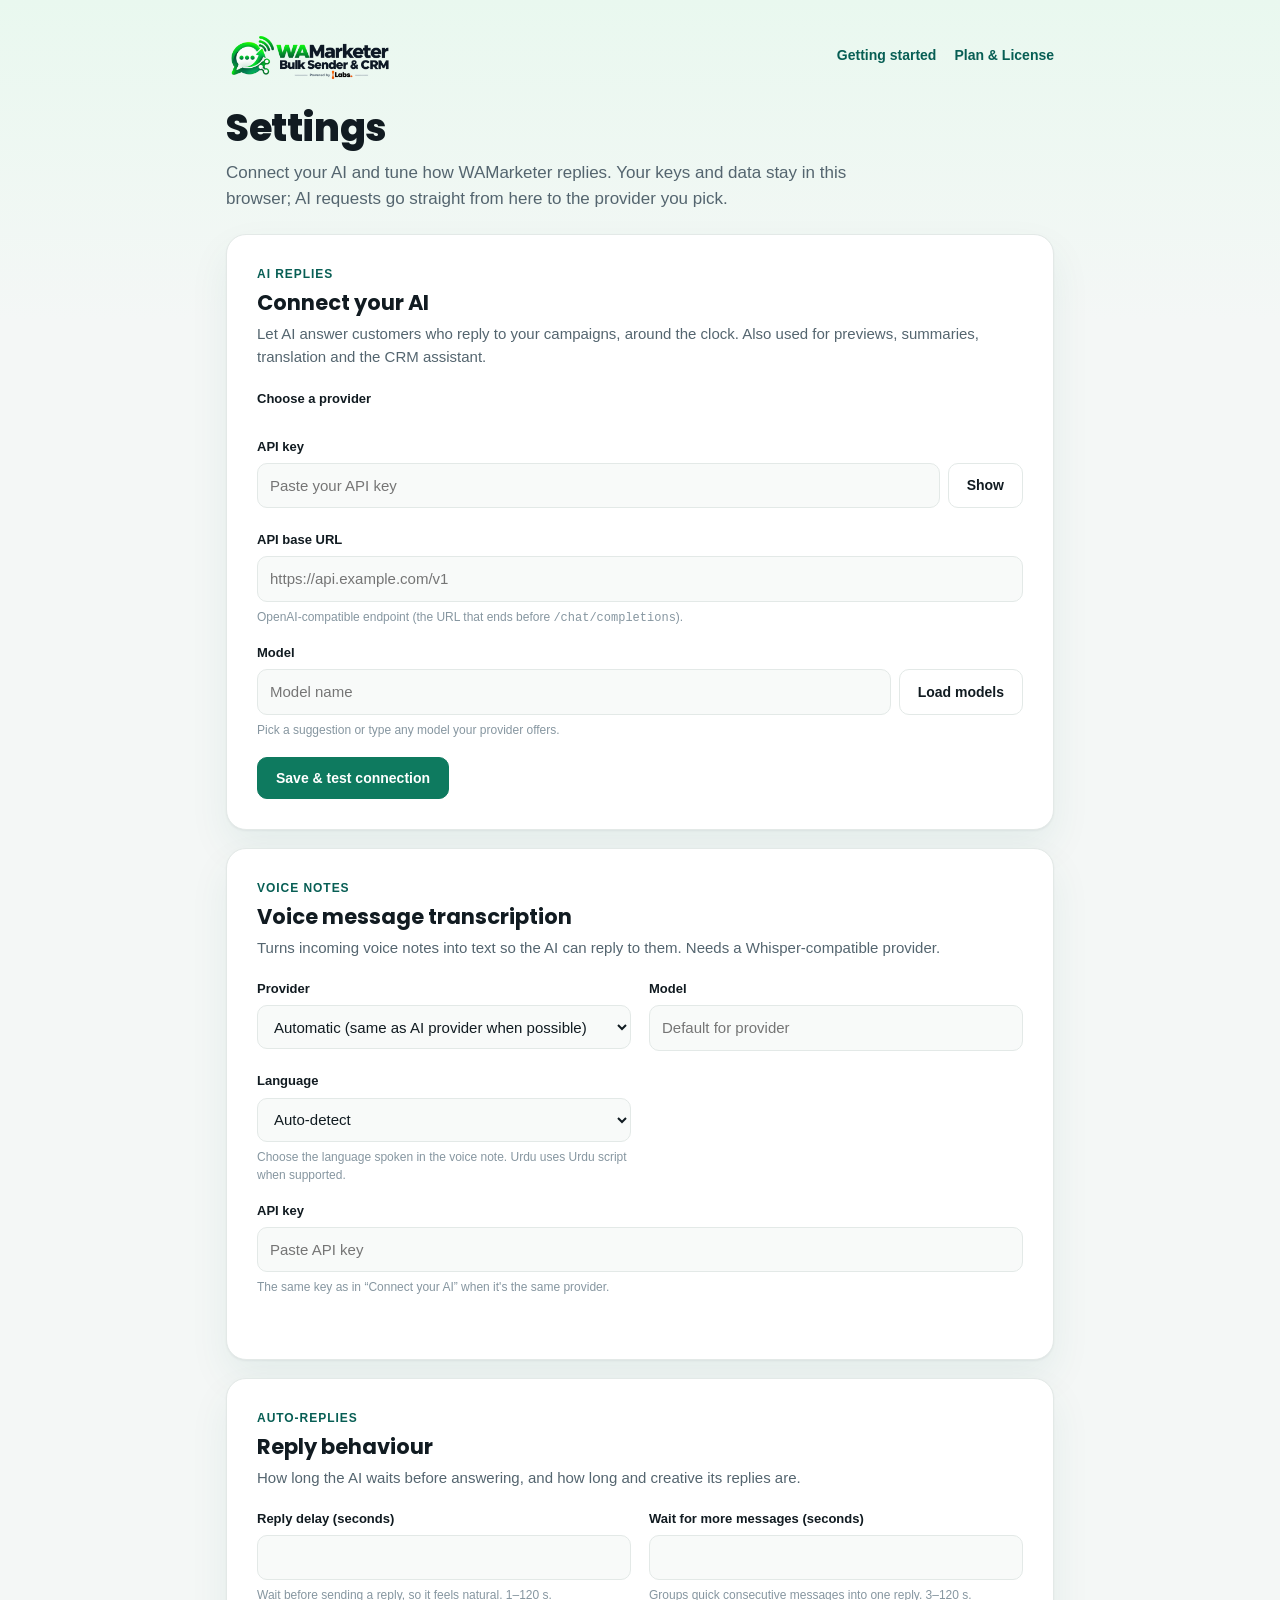
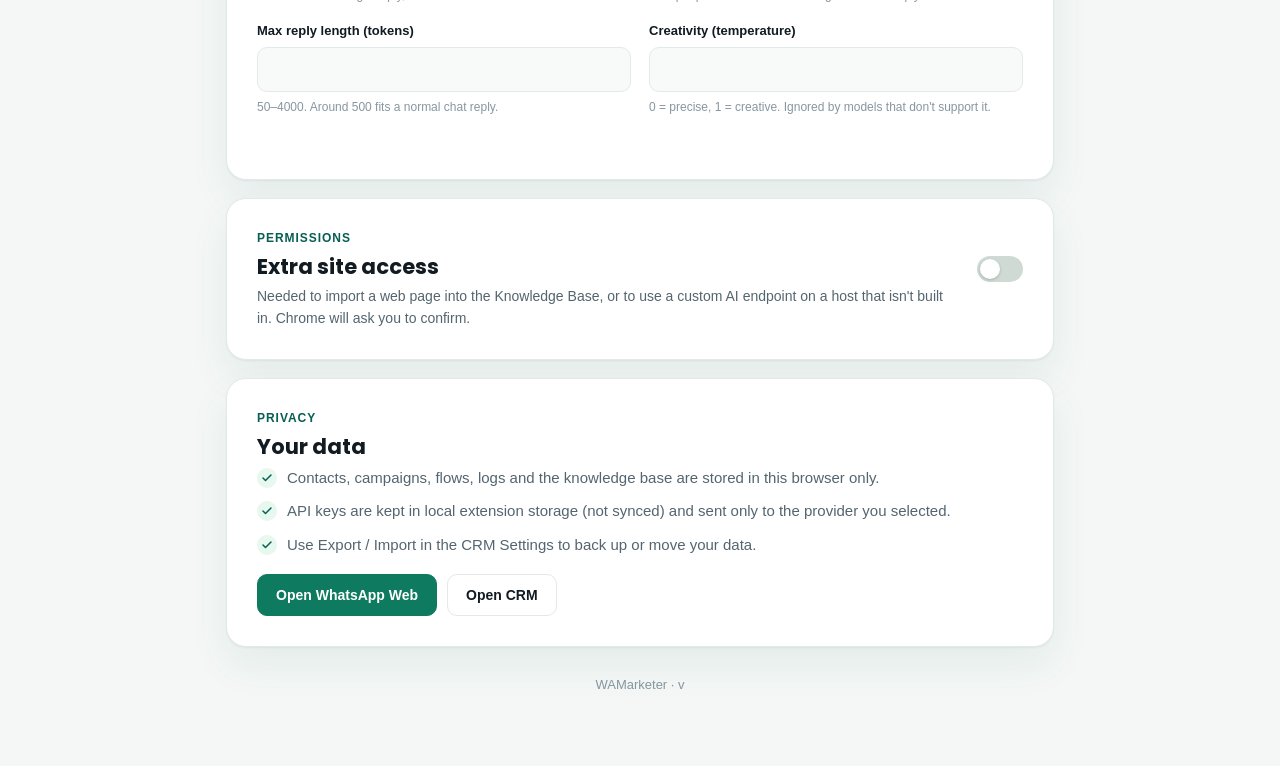
<file: crm/index.html>
<!DOCTYPE html>
<html lang="en">
  <head>
    <meta charset="UTF-8" />
    <meta name="viewport" content="width=device-width, initial-scale=1.0, maximum-scale=1.0, user-scalable=no" />
    <title>WAMarketer — CRM</title>
    <link rel="icon" href="../icons/icon48.png" />
    <!-- Sends users to onboarding until setup is finished (must stay first). -->
    <script src="../onboarding-gate.js"></script>
    <!-- Local AI provider + local backend must load before the app bundle. -->
    <script src="../ai-providers.js"></script>
    <script src="../local-backend.js"></script>
    <script type="module" crossorigin src="./assets/index-CqxXB6Pu.js"></script>
    <link rel="stylesheet" crossorigin href="./assets/index-BtvF27FN.css">
    <style>
      @font-face { font-family: "Poppins"; src: url("../assets/fonts/Poppins-700.ttf") format("truetype"); font-weight: 700; font-style: normal; font-display: swap; }
      @font-face { font-family: "Poppins"; src: url("../assets/fonts/Poppins-800.ttf") format("truetype"); font-weight: 800; font-style: normal; font-display: swap; }
    </style>
    <link rel="stylesheet" href="./assets/dashboard-premium.css">
    <script src="./assets/dashboard-premium.js" defer></script>
  </head>
  <body>
    <div id="root"></div>
  </body>
</html>
</file>
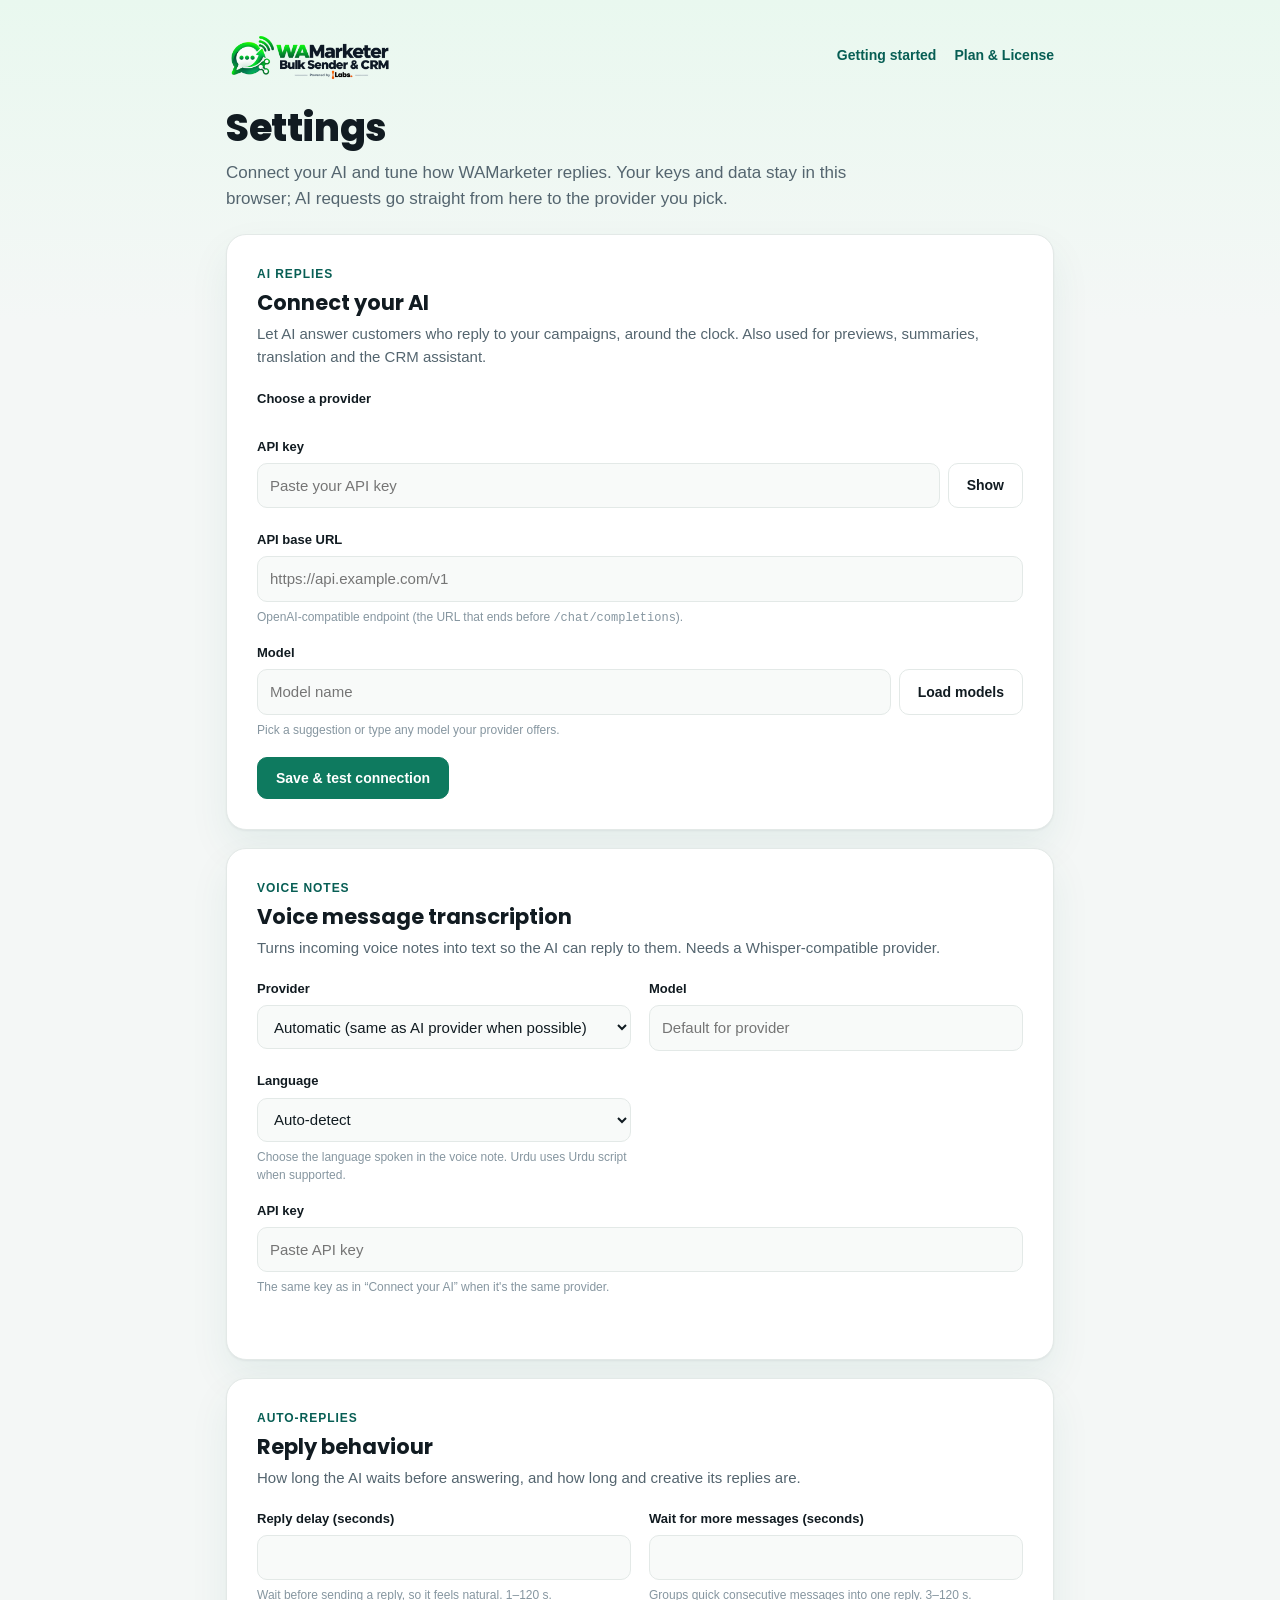
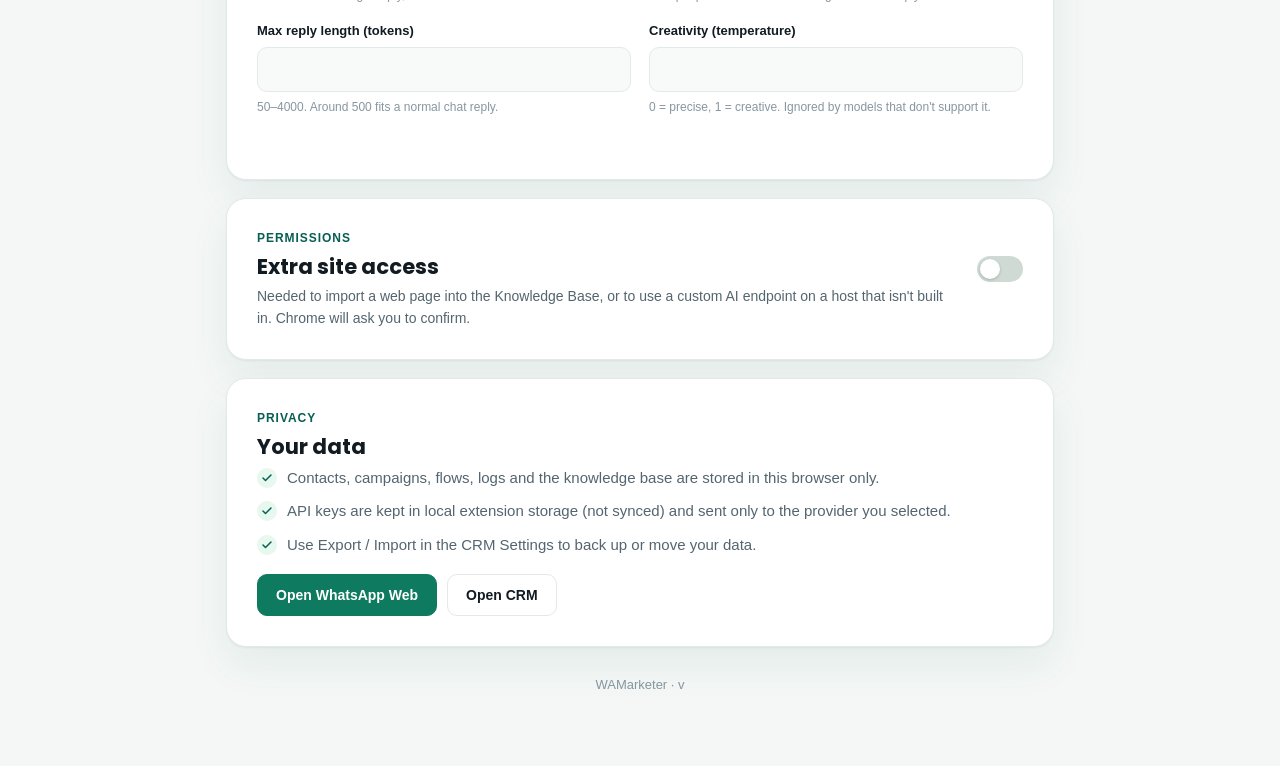
<file: options.html>
<!DOCTYPE html>
<html lang="en" class="light">
<head>
  <meta charset="UTF-8">
  <meta name="viewport" content="width=device-width, initial-scale=1.0">
  <meta name="color-scheme" content="light">
  <title>Settings — WAMarketer</title>
  <link rel="icon" href="icons/icon48.png">
  <link rel="stylesheet" href="plans.css">
  <link rel="stylesheet" href="ai-setup.css">
  <style>
    /* Same look as the onboarding (welcome.css): light background, white rounded cards, green accents. */
    body { background: linear-gradient(180deg, #e9f8ef 0%, #f4f7f6 320px); min-height: 100vh; }
    .embedded body { background: transparent; }
    .wrap { max-width: 860px; }
    .page-header { margin-bottom: 22px; }
    .page-header nav { display: flex; gap: 18px; flex-wrap: wrap; }
    .page-header nav a { font-size: 14px; font-weight: 600; text-decoration: none; }
    .page-header nav a:hover { text-decoration: underline; }
    .intro { margin-bottom: 22px; }
    .intro .lead { margin-bottom: 0; }

    .set-card { background: #fff; border: 1px solid var(--line); border-radius: 20px; padding: clamp(18px, 3.5vw, 30px); margin-bottom: 18px;
      box-shadow: 0 1px 2px rgba(17,27,33,.05), 0 18px 40px rgba(7,94,84,.07); }
    .embedded .set-card { box-shadow: none; }
    .eyebrow { margin: 0 0 6px; font-size: 12px; font-weight: 700; letter-spacing: .08em; text-transform: uppercase; color: var(--accent-ink); }
    .set-card h2 { margin: 0 0 6px; }
    .set-card > .desc { color: var(--muted); margin: 0 0 20px; }

    .form-grid { display: grid; grid-template-columns: 1fr 1fr; gap: 16px 18px; }
    .form-grid .full { grid-column: 1 / -1; }
    .fld { display: grid; gap: 6px; align-content: start; }
    .fld > span { font-weight: 700; font-size: 13px; }
    .fld small { color: var(--subtle); font-size: 12px; }
    .fld[hidden] { display: none; }
    .fld input, .fld select {
      width: 100%; min-height: 44px; padding: 10px 12px; border-radius: 10px; border: 1.5px solid var(--line);
      background: var(--field); color: var(--ink); font: inherit;
    }
    .fld input:focus, .fld select:focus { outline: none; border-color: var(--accent); box-shadow: 0 0 0 3px var(--accent-soft); }
    .fld input:disabled { opacity: .6; }
    .saved-line { display: flex; justify-content: flex-end; margin-top: 12px; min-height: 18px; }
    .saved { font-size: 13px; font-weight: 600; color: var(--accent-ink); opacity: 0; transition: opacity .2s; }
    .saved.show { opacity: 1; }

    .toggle { display: flex; align-items: flex-start; justify-content: space-between; gap: 16px; }
    .toggle p { margin: 4px 0 0; color: var(--muted); font-size: 14px; }
    .switch { position: relative; width: 46px; height: 26px; flex-shrink: 0; margin-top: 2px; }
    .switch input { position: absolute; opacity: 0; width: 100%; height: 100%; margin: 0; cursor: pointer; }
    .switch i { position: absolute; inset: 0; background: #cfdad5; border-radius: 13px; transition: .2s; pointer-events: none; }
    .switch i::after { content: ""; position: absolute; width: 20px; height: 20px; left: 3px; top: 3px; background: #fff; border-radius: 50%; transition: .2s; box-shadow: 0 1px 3px rgba(0,0,0,.2); }
    .switch input:checked + i { background: #0e7a5f; }
    .switch input:checked + i::after { left: 23px; }
    .switch input:focus-visible + i { outline: 3px solid color-mix(in srgb, var(--accent) 45%, transparent); outline-offset: 2px; }

    .checks { list-style: none; margin: 0 0 18px; padding: 0; display: grid; gap: 10px; }
    .checks li { position: relative; padding-left: 30px; color: var(--muted); line-height: 1.55; }
    .checks li::before {
      content: ""; position: absolute; left: 0; top: 2px; width: 20px; height: 20px; border-radius: 50%; background: var(--accent-soft);
      background-image: url("data:image/svg+xml,%3Csvg xmlns='http://www.w3.org/2000/svg' viewBox='0 0 24 24' fill='none' stroke='%23075e54' stroke-width='3' stroke-linecap='round' stroke-linejoin='round'%3E%3Cpath d='M20 6 9 17l-5-5'/%3E%3C/svg%3E");
      background-size: 12px; background-position: center; background-repeat: no-repeat;
    }
    .set-card .msg:not(.show) { display: none; }
    .set-card .msg { margin-top: 14px; }
    footer { text-align: center; color: var(--subtle); font-size: 13px; margin-top: 28px; }
    .embedded footer { display: none; }
    @media (max-width: 640px) { .form-grid { grid-template-columns: 1fr; } }
  </style>
</head>
<body>
  <div class="wrap">
    <header class="page-header">
      <img class="logo-light" src="downlabs-logo.png" alt="WAMarketer — Bulk Sender & CRM">
      <nav aria-label="Pages">
        <a href="welcome.html">Getting started</a>
        <a href="plans.html">Plan &amp; License</a>
      </nav>
    </header>

    <div class="intro">
      <h1>Settings</h1>
      <p class="lead">Connect your AI and tune how WAMarketer replies. Your keys and data stay in this browser; AI requests go straight from here to the provider you pick.</p>
    </div>

    <section class="set-card" id="ai" aria-labelledby="ai-title">
      <p class="eyebrow">AI replies</p>
      <h2 id="ai-title">Connect your AI</h2>
      <p class="desc">Let AI answer customers who reply to your campaigns, around the clock. Also used for previews, summaries, translation and the CRM assistant.</p>
      <div id="aiMount"></div>
    </section>

    <section class="set-card" id="voice" aria-labelledby="voice-title">
      <p class="eyebrow">Voice notes</p>
      <h2 id="voice-title">Voice message transcription</h2>
      <p class="desc">Turns incoming voice notes into text so the AI can reply to them. Needs a Whisper-compatible provider.</p>
      <div class="form-grid">
        <label class="fld">
          <span>Provider</span>
          <select id="sttProvider">
            <option value="auto">Automatic (same as AI provider when possible)</option>
            <option value="openai">OpenAI (Whisper)</option>
            <option value="groq">Groq (Whisper, fast &amp; cheap)</option>
            <option value="custom">Custom OpenAI-compatible</option>
            <option value="off">Off</option>
          </select>
          <small id="sttResolved"></small>
        </label>
        <label class="fld">
          <span>Model</span>
          <input type="text" id="sttModel" spellcheck="false" placeholder="Default for provider">
        </label>
        <label class="fld">
          <span>Language</span>
          <select id="sttLanguage">
            <option value="">Auto-detect</option>
            <option value="en">English</option>
            <option value="ur">Urdu</option>
            <option value="hi">Hindi</option>
            <option value="ar">Arabic</option>
            <option value="ru">Russian</option>
            <option value="tr">Turkish</option>
            <option value="fa">Persian</option>
          </select>
          <small>Choose the language spoken in the voice note. Urdu uses Urdu script when supported.</small>
        </label>
        <label class="fld full" id="sttKeyField">
          <span id="sttKeyLabel">API key</span>
          <input type="password" id="sttKey" autocomplete="off" spellcheck="false" placeholder="Paste API key">
          <small>The same key as in “Connect your AI” when it's the same provider.</small>
        </label>
      </div>
      <div class="saved-line"><span class="saved" id="savedVoice">Saved</span></div>
    </section>

    <section class="set-card" id="tuning" aria-labelledby="tuning-title">
      <p class="eyebrow">Auto-replies</p>
      <h2 id="tuning-title">Reply behaviour</h2>
      <p class="desc">How long the AI waits before answering, and how long and creative its replies are.</p>
      <div class="form-grid">
        <label class="fld">
          <span>Reply delay (seconds)</span>
          <input type="number" id="replyDelay" min="1" max="120" step="1">
          <small>Wait before sending a reply, so it feels natural. 1–120 s.</small>
        </label>
        <label class="fld">
          <span>Wait for more messages (seconds)</span>
          <input type="number" id="debounceTime" min="3" max="120" step="1">
          <small>Groups quick consecutive messages into one reply. 3–120 s.</small>
        </label>
        <label class="fld">
          <span>Max reply length (tokens)</span>
          <input type="number" id="maxTokens" min="50" max="4000" step="50">
          <small>50–4000. Around 500 fits a normal chat reply.</small>
        </label>
        <label class="fld">
          <span>Creativity (temperature)</span>
          <input type="number" id="temperature" min="0" max="1" step="0.1">
          <small>0 = precise, 1 = creative. Ignored by models that don't support it.</small>
        </label>
      </div>
      <div class="saved-line"><span class="saved" id="savedTuning">Saved</span></div>
    </section>

    <section class="set-card" id="access" aria-labelledby="access-title">
      <p class="eyebrow">Permissions</p>
      <div class="toggle">
        <div>
          <h2 id="access-title">Extra site access</h2>
          <p>Needed to import a web page into the Knowledge Base, or to use a custom AI endpoint on a host that isn't built in. Chrome will ask you to confirm.</p>
        </div>
        <label class="switch"><input type="checkbox" id="allSites" aria-labelledby="access-title"><i></i></label>
      </div>
      <div class="msg" id="accessStatus" role="status"></div>
    </section>

    <section class="set-card" aria-labelledby="data-title">
      <p class="eyebrow">Privacy</p>
      <h2 id="data-title">Your data</h2>
      <ul class="checks">
        <li>Contacts, campaigns, flows, logs and the knowledge base are stored in this browser only.</li>
        <li>API keys are kept in local extension storage (not synced) and sent only to the provider you selected.</li>
        <li>Use Export / Import in the CRM Settings to back up or move your data.</li>
      </ul>
      <div class="row">
        <button class="btn primary" type="button" id="openWa">Open WhatsApp Web</button>
        <button class="btn" type="button" id="openCrm">Open CRM</button>
      </div>
    </section>

    <footer>WAMarketer · v<span id="version"></span></footer>
  </div>
  <script src="ai-providers.js"></script>
  <script src="ai-setup.js"></script>
  <script src="options.js"></script>
</body>
</html>
</file>
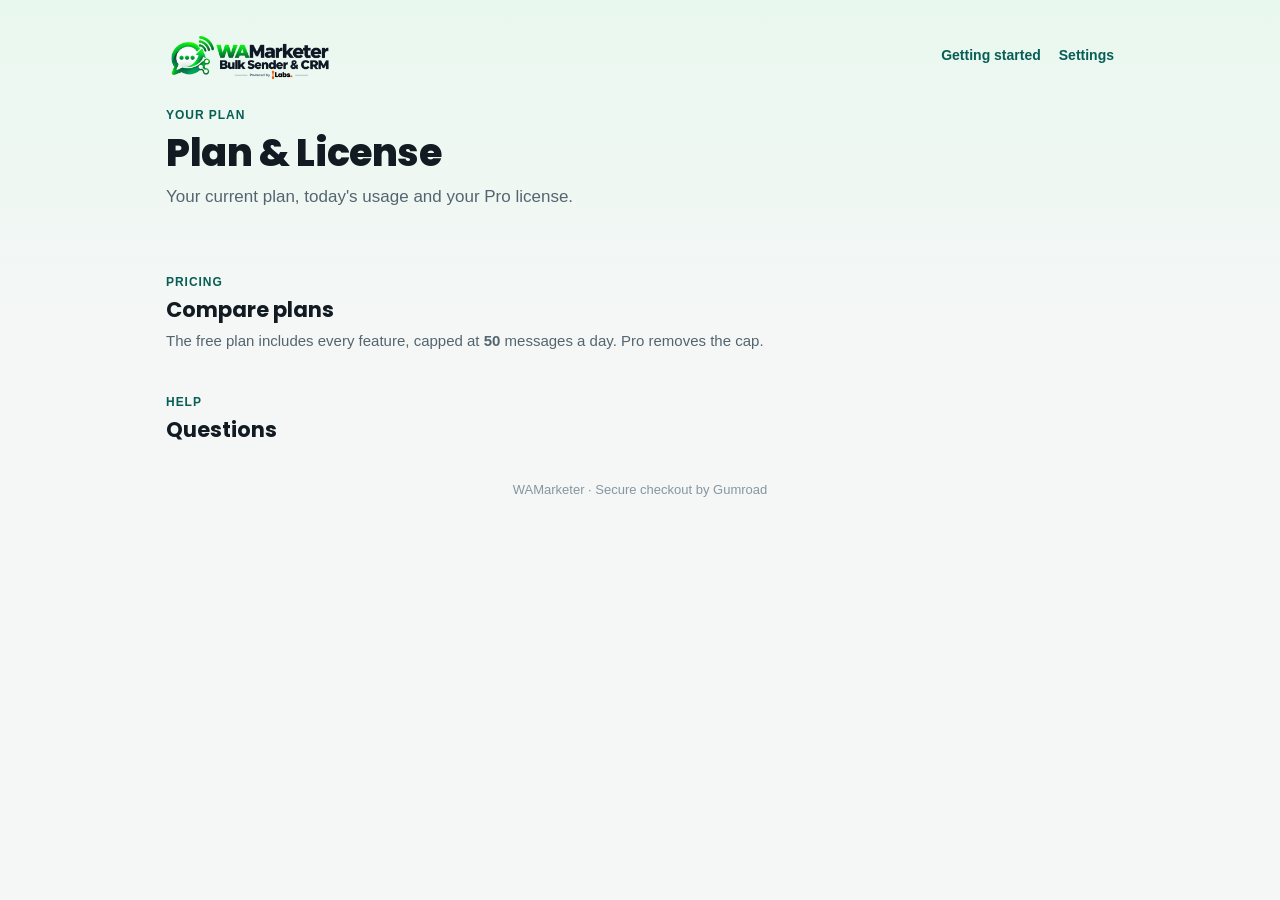
<file: plans.html>
<!DOCTYPE html>
<html lang="en" class="light">
<head>
  <meta charset="UTF-8">
  <meta name="viewport" content="width=device-width, initial-scale=1.0">
  <meta name="color-scheme" content="light">
  <title>Plan &amp; License — WAMarketer</title>
  <link rel="icon" href="icons/icon48.png">
  <link rel="stylesheet" href="plans.css">
  <style>
    /* Same look as the onboarding and Settings pages: light background, white rounded cards, green accents. */
    body { background: linear-gradient(180deg, #e9f8ef 0%, #f4f7f6 320px); min-height: 100vh; }
    .embedded body { background: transparent; }
    .wrap { max-width: 980px; }
    .page-header { margin-bottom: 22px; }
    .page-header nav { display: flex; gap: 18px; flex-wrap: wrap; }
    .page-header nav a { font-size: 14px; font-weight: 600; text-decoration: none; }
    .page-header nav a:hover { text-decoration: underline; }
    .intro { margin-bottom: 22px; }
    .intro .lead { margin-bottom: 0; }
    .card { background: #fff; border-radius: 20px; box-shadow: 0 1px 2px rgba(17,27,33,.05), 0 18px 40px rgba(7,94,84,.07); padding: clamp(18px, 3.5vw, 28px); }
    .embedded .card { box-shadow: none; }
    .eyebrow { margin: 0 0 6px; font-size: 12px; font-weight: 700; letter-spacing: .08em; text-transform: uppercase; color: var(--accent-ink); }
    .section { margin-top: 40px; }
    .section h2 { margin-bottom: 6px; }
    .two { align-items: stretch; }
    .two > div > .card { height: 100%; }
    .plan.pro-plan { border-width: 2px; box-shadow: 0 0 0 4px var(--accent-soft), 0 18px 40px rgba(7,94,84,.1); }
    .plan .ribbon { background: #0e7a5f; }
    .faq summary { list-style: none; display: flex; justify-content: space-between; align-items: center; gap: 12px; }
    .faq summary::-webkit-details-marker { display: none; }
    .faq summary::after { content: "+"; font: 700 20px/1 Poppins, sans-serif; color: var(--accent-ink); }
    .faq details[open] summary::after { content: "–"; }
    footer { text-align: center; color: var(--subtle); font-size: 13px; margin-top: 36px; }
    .embedded footer { display: none; }
  </style>
</head>
<body>
  <main class="wrap">
    <header class="page-header">
      <img class="logo-light" src="downlabs-logo.png" alt="WAMarketer — Bulk Sender & CRM">
      <nav aria-label="Pages">
        <a href="welcome.html">Getting started</a>
        <a href="options.html">Settings</a>
      </nav>
    </header>

    <div class="intro">
      <p class="eyebrow">Your plan</p>
      <h1>Plan &amp; License</h1>
      <p class="lead">Your current plan, today's usage and your Pro license.</p>
    </div>

    <div class="two">
      <div data-wam="status" aria-live="polite"></div>
      <div data-wam="activate"></div>
    </div>

    <section class="section">
      <p class="eyebrow">Pricing</p>
      <h2>Compare plans</h2>
      <p class="desc">The free plan includes every feature, capped at <b data-wam-free-limit>50</b> messages a day. Pro removes the cap.</p>
      <div data-wam="pricing"></div>
    </section>

    <section class="section">
      <p class="eyebrow">Help</p>
      <h2>Questions</h2>
      <div data-wam="faq"></div>
    </section>

    <footer>WAMarketer · Secure checkout by Gumroad</footer>
  </main>
  <script src="plans-ui.js"></script>
</body>
</html>
</file>
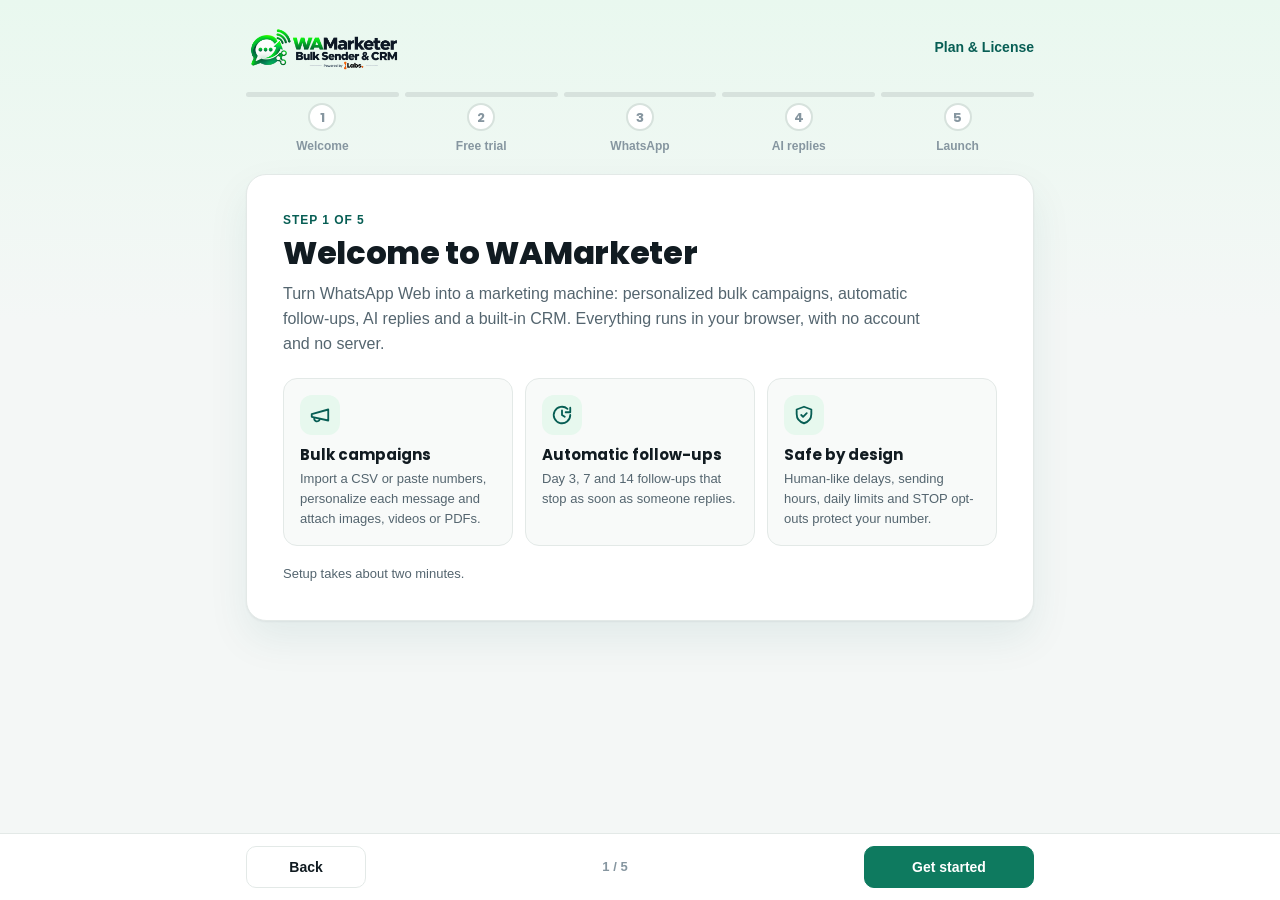
<file: welcome.html>
<!DOCTYPE html>
<html lang="en" class="light">
<head>
  <meta charset="UTF-8">
  <meta name="viewport" content="width=device-width, initial-scale=1.0">
  <meta name="color-scheme" content="light">
  <title>Welcome to WAMarketer</title>
  <link rel="icon" href="icons/icon48.png">
  <link rel="stylesheet" href="plans.css">
  <link rel="stylesheet" href="ai-setup.css">
  <link rel="stylesheet" href="welcome.css">
</head>
<body>
  <div class="onb">
    <header class="onb-top">
      <img class="onb-logo" src="downlabs-logo.png" alt="WAMarketer — Bulk Sender & CRM">
      <a class="onb-skip" href="plans.html">Plan &amp; License</a>
    </header>

    <nav class="onb-progress" aria-label="Setup progress">
      <ol>
        <li><button type="button" data-goto="1"><span class="dotnum">1</span><span class="lbl">Welcome</span></button></li>
        <li><button type="button" data-goto="2"><span class="dotnum">2</span><span class="lbl">Free trial</span></button></li>
        <li><button type="button" data-goto="3"><span class="dotnum">3</span><span class="lbl">WhatsApp</span></button></li>
        <li><button type="button" data-goto="4"><span class="dotnum">4</span><span class="lbl">AI replies</span></button></li>
        <li><button type="button" data-goto="5"><span class="dotnum">5</span><span class="lbl">Launch</span></button></li>
      </ol>
    </nav>

    <div class="gate-note" id="gateNote" role="status" hidden>
      <svg width="18" height="18" viewBox="0 0 24 24" fill="none" stroke="currentColor" stroke-width="2" stroke-linecap="round" stroke-linejoin="round" aria-hidden="true"><rect x="3" y="11" width="18" height="10" rx="2"/><path d="M7 11V7a5 5 0 0 1 10 0v4"/></svg>
      <span>Finish these quick setup steps first. Your dashboard opens right after.</span>
    </div>

    <main class="onb-card" aria-live="polite">
      <!-- 1 · Welcome -->
      <section class="screen" data-step="1" aria-labelledby="s1-title">
        <p class="eyebrow">Step 1 of 5</p>
        <h1 id="s1-title" tabindex="-1">Welcome to WAMarketer</h1>
        <p class="lead">Turn WhatsApp Web into a marketing machine: personalized bulk campaigns, automatic follow-ups, AI replies and a built-in CRM. Everything runs in your browser, with no account and no server.</p>
        <div class="tiles">
          <div class="tile">
            <span class="tile-ic"><svg width="22" height="22" viewBox="0 0 24 24" fill="none" stroke="currentColor" stroke-width="2" stroke-linecap="round" stroke-linejoin="round" aria-hidden="true"><path d="M3 11l18-5v12L3 14v-3z"/><path d="M11.6 16.8a3 3 0 1 1-5.8-1.6"/></svg></span>
            <h3>Bulk campaigns</h3>
            <p>Import a CSV or paste numbers, personalize each message and attach images, videos or PDFs.</p>
          </div>
          <div class="tile">
            <span class="tile-ic"><svg width="22" height="22" viewBox="0 0 24 24" fill="none" stroke="currentColor" stroke-width="2" stroke-linecap="round" stroke-linejoin="round" aria-hidden="true"><path d="M21 12a9 9 0 1 1-3-6.7"/><path d="M21 4v5h-5"/><path d="M12 7v5l3 2"/></svg></span>
            <h3>Automatic follow-ups</h3>
            <p>Day 3, 7 and 14 follow-ups that stop as soon as someone replies.</p>
          </div>
          <div class="tile">
            <span class="tile-ic"><svg width="22" height="22" viewBox="0 0 24 24" fill="none" stroke="currentColor" stroke-width="2" stroke-linecap="round" stroke-linejoin="round" aria-hidden="true"><path d="M12 3 20 6v5c0 5-3.4 8.7-8 10-4.6-1.3-8-5-8-10V6l8-3Z"/><path d="m9 12 2 2 4-4"/></svg></span>
            <h3>Safe by design</h3>
            <p>Human-like delays, sending hours, daily limits and STOP opt-outs protect your number.</p>
          </div>
        </div>
        <p class="hint">Setup takes about two minutes.</p>
      </section>

      <!-- 2 · Plan -->
      <section class="screen" data-step="2" aria-labelledby="s2-title" hidden>
        <p class="eyebrow">Step 2 of 5</p>
        <h1 id="s2-title" tabindex="-1">Start with <span data-wam-trial-hours>24</span> hours free</h1>
        <p class="lead">Try everything with unlimited messages. When the trial ends you keep every feature on the free plan with <b data-wam-free-limit>50</b> messages a day. No card needed.</p>

        <div class="plan-state" id="planState" hidden></div>

        <div class="choices" role="radiogroup" aria-label="How do you want to start?">
          <label class="choice" data-choice="trial">
            <input type="radio" name="start" value="trial" checked>
            <span class="choice-body">
              <span class="choice-head"><strong>Activate <span data-wam-trial-hours>24</span>-hour free trial</strong><span class="badge">Recommended</span></span>
              <span class="choice-desc">Unlimited messages on every feature, starting now.</span>
              <span class="mini-timeline" aria-hidden="true">
                <span><b>Today</b>Unlimited</span>
                <span><b>After <span data-wam-trial-hours>24</span>h</b><span data-wam-free-limit>50</span> messages/day, free</span>
                <span><b>Anytime</b>Upgrade to Pro</span>
              </span>
            </span>
          </label>
          <label class="choice" data-choice="pro">
            <input type="radio" name="start" value="pro">
            <span class="choice-body">
              <span class="choice-head"><strong>Go Pro · <span data-wam-price>$9.99/month</span></strong></span>
              <span class="choice-desc">Unlimited messages every day. Secure checkout by Gumroad, cancel anytime.</span>
            </span>
          </label>
          <label class="choice" data-choice="key">
            <input type="radio" name="start" value="key">
            <span class="choice-body">
              <span class="choice-head"><strong>I already have a license key</strong></span>
              <span class="choice-desc">Paste the key from your Gumroad receipt email.</span>
            </span>
          </label>
        </div>
        <div class="key-box" id="keyBox" hidden><div data-wam="activate"></div></div>
        <p class="msg" id="planMsg" role="status"></p>
        <p class="hint"><a href="plans.html" target="_blank" rel="noopener">Compare Free and Pro</a></p>
      </section>

      <!-- 3 · WhatsApp -->
      <section class="screen" data-step="3" aria-labelledby="s3-title" hidden>
        <p class="eyebrow">Step 3 of 5</p>
        <h1 id="s3-title" tabindex="-1">Connect WhatsApp Web</h1>
        <p class="lead">WAMarketer works inside WhatsApp Web, so it sends from your own number.</p>
        <ol class="howto">
          <li><b>Open WhatsApp Web</b> in this browser.</li>
          <li><b>Link your phone:</b> in WhatsApp on your phone, go to <i>Settings → Linked devices → Link a device</i> and scan the QR code.</li>
          <li><b>Find the sidebar</b> on the right. Switch between <i>CRM</i> and <i>Marketing</i> at the top of it.</li>
          <li><b>Keep the tab open</b> while campaigns run. It can stay in the background.</li>
        </ol>
        <div class="status-line" id="waStatus"><span class="sdot"></span><span>Checking for an open WhatsApp Web tab…</span></div>
        <div class="row"><a class="btn primary" id="openWa" href="https://web.whatsapp.com/" target="_blank" rel="noopener">Open WhatsApp Web</a></div>
      </section>

      <!-- 4 · AI -->
      <section class="screen" data-step="4" aria-labelledby="s4-title" hidden>
        <p class="eyebrow">Step 4 of 5 · Optional</p>
        <h1 id="s4-title" tabindex="-1">Connect your AI</h1>
        <p class="lead">Let AI answer customers who reply to your campaigns, around the clock. Use your own API key from OpenAI, Anthropic (Claude), Google Gemini, Groq, OpenRouter, Ollama and more. Requests go straight from your browser to that provider.</p>
        <div class="status-line" id="aiStatus"><span class="sdot"></span><span>Checking your AI settings…</span></div>
        <div class="row" id="aiOpenRow"><button class="btn primary" type="button" id="aiOpen" aria-expanded="false" aria-controls="aiPanel">Set up AI provider</button></div>
        <div class="ai-panel" id="aiPanel" hidden>
          <div class="panel-head">
            <h3>AI provider</h3>
            <button class="btn ghost" type="button" id="aiClose">Hide</button>
          </div>
          <div id="aiMount"></div>
          <p class="hint">Voice-note transcription and reply timing are on the <a href="options.html" target="_blank" rel="noopener">Settings page</a>.</p>
        </div>
        <p class="hint">Campaigns and follow-ups work without AI. You can set it up later from the extension icon → Settings.</p>
      </section>

      <!-- 5 · Launch -->
      <section class="screen" data-step="5" aria-labelledby="s5-title" hidden>
        <p class="eyebrow">Step 5 of 5</p>
        <h1 id="s5-title" tabindex="-1">You're ready to launch</h1>
        <div class="summary" id="planSummary"></div>
        <h3 class="sub-h">Your first campaign in 4 moves</h3>
        <ol class="howto">
          <li><b>Add recipients:</b> upload a CSV or paste numbers with the country code.</li>
          <li><b>Write the message:</b> use variables like <code>{{name}}</code> and attach an image or PDF if you like.</li>
          <li><b>Send a test</b> to your own number and check how it looks.</li>
          <li><b>Start sending</b> with the safe random delay, daily limit and sending hours left on.</li>
        </ol>
        <div class="safe-note">
          <svg width="18" height="18" viewBox="0 0 24 24" fill="none" stroke="currentColor" stroke-width="2" stroke-linecap="round" stroke-linejoin="round" aria-hidden="true"><path d="M12 3 20 6v5c0 5-3.4 8.7-8 10-4.6-1.3-8-5-8-10V6l8-3Z"/><path d="m9 12 2 2 4-4"/></svg>
          <span>Only message people who agreed to hear from you. Messaging strangers who report you can get a WhatsApp number banned.</span>
        </div>
        <div class="row">
          <a class="btn primary" id="finishCampaign" href="crm/index.html#/bulk-sender">Create my first campaign</a>
          <a class="btn" href="https://web.whatsapp.com/" target="_blank" rel="noopener">Open WhatsApp Web</a>
        </div>
      </section>
    </main>

    <footer class="onb-nav">
      <button class="btn ghost" type="button" id="backBtn">Back</button>
      <span class="onb-count" id="stepCount">1 / 5</span>
      <button class="btn primary" type="button" id="nextBtn">Get started</button>
    </footer>
  </div>
  <script src="ai-providers.js"></script>
  <script src="ai-setup.js"></script>
  <script src="plans-ui.js"></script>
  <script src="welcome.js"></script>
</body>
</html>
</file>
<file: crm/assets/index-BtvF27FN.css>
*,:before,:after{--tw-border-spacing-x: 0;--tw-border-spacing-y: 0;--tw-translate-x: 0;--tw-translate-y: 0;--tw-rotate: 0;--tw-skew-x: 0;--tw-skew-y: 0;--tw-scale-x: 1;--tw-scale-y: 1;--tw-pan-x: ;--tw-pan-y: ;--tw-pinch-zoom: ;--tw-scroll-snap-strictness: proximity;--tw-gradient-from-position: ;--tw-gradient-via-position: ;--tw-gradient-to-position: ;--tw-ordinal: ;--tw-slashed-zero: ;--tw-numeric-figure: ;--tw-numeric-spacing: ;--tw-numeric-fraction: ;--tw-ring-inset: ;--tw-ring-offset-width: 0px;--tw-ring-offset-color: #fff;--tw-ring-color: rgb(59 130 246 / .5);--tw-ring-offset-shadow: 0 0 #0000;--tw-ring-shadow: 0 0 #0000;--tw-shadow: 0 0 #0000;--tw-shadow-colored: 0 0 #0000;--tw-blur: ;--tw-brightness: ;--tw-contrast: ;--tw-grayscale: ;--tw-hue-rotate: ;--tw-invert: ;--tw-saturate: ;--tw-sepia: ;--tw-drop-shadow: ;--tw-backdrop-blur: ;--tw-backdrop-brightness: ;--tw-backdrop-contrast: ;--tw-backdrop-grayscale: ;--tw-backdrop-hue-rotate: ;--tw-backdrop-invert: ;--tw-backdrop-opacity: ;--tw-backdrop-saturate: ;--tw-backdrop-sepia: ;--tw-contain-size: ;--tw-contain-layout: ;--tw-contain-paint: ;--tw-contain-style: }::backdrop{--tw-border-spacing-x: 0;--tw-border-spacing-y: 0;--tw-translate-x: 0;--tw-translate-y: 0;--tw-rotate: 0;--tw-skew-x: 0;--tw-skew-y: 0;--tw-scale-x: 1;--tw-scale-y: 1;--tw-pan-x: ;--tw-pan-y: ;--tw-pinch-zoom: ;--tw-scroll-snap-strictness: proximity;--tw-gradient-from-position: ;--tw-gradient-via-position: ;--tw-gradient-to-position: ;--tw-ordinal: ;--tw-slashed-zero: ;--tw-numeric-figure: ;--tw-numeric-spacing: ;--tw-numeric-fraction: ;--tw-ring-inset: ;--tw-ring-offset-width: 0px;--tw-ring-offset-color: #fff;--tw-ring-color: rgb(59 130 246 / .5);--tw-ring-offset-shadow: 0 0 #0000;--tw-ring-shadow: 0 0 #0000;--tw-shadow: 0 0 #0000;--tw-shadow-colored: 0 0 #0000;--tw-blur: ;--tw-brightness: ;--tw-contrast: ;--tw-grayscale: ;--tw-hue-rotate: ;--tw-invert: ;--tw-saturate: ;--tw-sepia: ;--tw-drop-shadow: ;--tw-backdrop-blur: ;--tw-backdrop-brightness: ;--tw-backdrop-contrast: ;--tw-backdrop-grayscale: ;--tw-backdrop-hue-rotate: ;--tw-backdrop-invert: ;--tw-backdrop-opacity: ;--tw-backdrop-saturate: ;--tw-backdrop-sepia: ;--tw-contain-size: ;--tw-contain-layout: ;--tw-contain-paint: ;--tw-contain-style: }*,:before,:after{box-sizing:border-box;border-width:0;border-style:solid;border-color:#e5e7eb}:before,:after{--tw-content: ""}html,:host{line-height:1.5;-webkit-text-size-adjust:100%;-moz-tab-size:4;-o-tab-size:4;tab-size:4;font-family:ui-sans-serif,system-ui,sans-serif,"Apple Color Emoji","Segoe UI Emoji",Segoe UI Symbol,"Noto Color Emoji";font-feature-settings:normal;font-variation-settings:normal;-webkit-tap-highlight-color:transparent}body{margin:0;line-height:inherit}hr{height:0;color:inherit;border-top-width:1px}abbr:where([title]){-webkit-text-decoration:underline dotted;text-decoration:underline dotted}h1,h2,h3,h4,h5,h6{font-size:inherit;font-weight:inherit}a{color:inherit;text-decoration:inherit}b,strong{font-weight:bolder}code,kbd,samp,pre{font-family:ui-monospace,SFMono-Regular,Menlo,Monaco,Consolas,Liberation Mono,Courier New,monospace;font-feature-settings:normal;font-variation-settings:normal;font-size:1em}small{font-size:80%}sub,sup{font-size:75%;line-height:0;position:relative;vertical-align:baseline}sub{bottom:-.25em}sup{top:-.5em}table{text-indent:0;border-color:inherit;border-collapse:collapse}button,input,optgroup,select,textarea{font-family:inherit;font-feature-settings:inherit;font-variation-settings:inherit;font-size:100%;font-weight:inherit;line-height:inherit;letter-spacing:inherit;color:inherit;margin:0;padding:0}button,select{text-transform:none}button,input:where([type=button]),input:where([type=reset]),input:where([type=submit]){-webkit-appearance:button;background-color:transparent;background-image:none}:-moz-focusring{outline:auto}:-moz-ui-invalid{box-shadow:none}progress{vertical-align:baseline}::-webkit-inner-spin-button,::-webkit-outer-spin-button{height:auto}[type=search]{-webkit-appearance:textfield;outline-offset:-2px}::-webkit-search-decoration{-webkit-appearance:none}::-webkit-file-upload-button{-webkit-appearance:button;font:inherit}summary{display:list-item}blockquote,dl,dd,h1,h2,h3,h4,h5,h6,hr,figure,p,pre{margin:0}fieldset{margin:0;padding:0}legend{padding:0}ol,ul,menu{list-style:none;margin:0;padding:0}dialog{padding:0}textarea{resize:vertical}input::-moz-placeholder,textarea::-moz-placeholder{opacity:1;color:#9ca3af}input::placeholder,textarea::placeholder{opacity:1;color:#9ca3af}button,[role=button]{cursor:pointer}:disabled{cursor:default}img,svg,video,canvas,audio,iframe,embed,object{display:block;vertical-align:middle}img,video{max-width:100%;height:auto}[hidden]:where(:not([hidden=until-found])){display:none}body{--tw-bg-opacity: 1;background-color:rgb(249 250 251 / var(--tw-bg-opacity, 1));--tw-text-opacity: 1;color:rgb(17 24 39 / var(--tw-text-opacity, 1));-webkit-tap-highlight-color:transparent;-webkit-text-size-adjust:100%}.container{width:100%}@media (min-width: 375px){.container{max-width:375px}}@media (min-width: 640px){.container{max-width:640px}}@media (min-width: 768px){.container{max-width:768px}}@media (min-width: 1024px){.container{max-width:1024px}}@media (min-width: 1280px){.container{max-width:1280px}}@media (min-width: 1536px){.container{max-width:1536px}}.btn{min-height:40px;border-radius:.5rem;padding:.5rem .75rem;font-size:.875rem;line-height:1.25rem;font-weight:500;transition-property:color,background-color,border-color,text-decoration-color,fill,stroke;transition-timing-function:cubic-bezier(.4,0,.2,1);transition-duration:.15s}.btn:active{--tw-scale-x: .97;--tw-scale-y: .97;transform:translate(var(--tw-translate-x),var(--tw-translate-y)) rotate(var(--tw-rotate)) skew(var(--tw-skew-x)) skewY(var(--tw-skew-y)) scaleX(var(--tw-scale-x)) scaleY(var(--tw-scale-y))}@media (min-width: 640px){.btn{padding-left:1rem;padding-right:1rem;font-size:1rem;line-height:1.5rem}}.btn-primary{--tw-bg-opacity: 1;background-color:rgb(18 154 108 / var(--tw-bg-opacity, 1));--tw-text-opacity: 1;color:rgb(255 255 255 / var(--tw-text-opacity, 1))}.btn-primary:hover{--tw-bg-opacity: 1;background-color:rgb(14 122 95 / var(--tw-bg-opacity, 1))}.btn-secondary{--tw-bg-opacity: 1;background-color:rgb(229 231 235 / var(--tw-bg-opacity, 1));--tw-text-opacity: 1;color:rgb(55 65 81 / var(--tw-text-opacity, 1))}.btn-secondary:hover{--tw-bg-opacity: 1;background-color:rgb(209 213 219 / var(--tw-bg-opacity, 1))}.btn-danger{--tw-bg-opacity: 1;background-color:rgb(239 68 68 / var(--tw-bg-opacity, 1));--tw-text-opacity: 1;color:rgb(255 255 255 / var(--tw-text-opacity, 1))}.btn-danger:hover{--tw-bg-opacity: 1;background-color:rgb(220 38 38 / var(--tw-bg-opacity, 1))}.card{border-radius:.5rem;border-width:1px;--tw-border-opacity: 1;border-color:rgb(229 231 235 / var(--tw-border-opacity, 1));--tw-bg-opacity: 1;background-color:rgb(255 255 255 / var(--tw-bg-opacity, 1));padding:1rem;--tw-shadow: 0 1px 2px 0 rgb(0 0 0 / .05);--tw-shadow-colored: 0 1px 2px 0 var(--tw-shadow-color);box-shadow:var(--tw-ring-offset-shadow, 0 0 #0000),var(--tw-ring-shadow, 0 0 #0000),var(--tw-shadow)}@media (min-width: 640px){.card{padding:1.5rem}}.\!input{width:100%;border-radius:.5rem;border-width:1px;--tw-border-opacity: 1;border-color:rgb(209 213 219 / var(--tw-border-opacity, 1));padding:.5rem .75rem;font-size:1rem;line-height:1.5rem}.\!input:focus{border-color:transparent;outline:2px solid transparent;outline-offset:2px;--tw-ring-offset-shadow: var(--tw-ring-inset) 0 0 0 var(--tw-ring-offset-width) var(--tw-ring-offset-color);--tw-ring-shadow: var(--tw-ring-inset) 0 0 0 calc(2px + var(--tw-ring-offset-width)) var(--tw-ring-color);box-shadow:var(--tw-ring-offset-shadow),var(--tw-ring-shadow),var(--tw-shadow, 0 0 #0000);--tw-ring-opacity: 1;--tw-ring-color: rgb(18 154 108 / var(--tw-ring-opacity, 1))}@media (min-width: 640px){.\!input{font-size:.875rem;line-height:1.25rem}}.input{width:100%;border-radius:.5rem;border-width:1px;--tw-border-opacity: 1;border-color:rgb(209 213 219 / var(--tw-border-opacity, 1));padding:.5rem .75rem;font-size:1rem;line-height:1.5rem}.input:focus{border-color:transparent;outline:2px solid transparent;outline-offset:2px;--tw-ring-offset-shadow: var(--tw-ring-inset) 0 0 0 var(--tw-ring-offset-width) var(--tw-ring-offset-color);--tw-ring-shadow: var(--tw-ring-inset) 0 0 0 calc(2px + var(--tw-ring-offset-width)) var(--tw-ring-color);box-shadow:var(--tw-ring-offset-shadow),var(--tw-ring-shadow),var(--tw-shadow, 0 0 #0000);--tw-ring-opacity: 1;--tw-ring-color: rgb(18 154 108 / var(--tw-ring-opacity, 1))}@media (min-width: 640px){.input{font-size:.875rem;line-height:1.25rem}}.page-title{font-size:1.25rem;line-height:1.75rem;font-weight:700;--tw-text-opacity: 1;color:rgb(17 24 39 / var(--tw-text-opacity, 1))}@media (min-width: 640px){.page-title{font-size:1.5rem;line-height:2rem}}@media (min-width: 768px){.page-title{font-size:1.875rem;line-height:2.25rem}}.page-subtitle{margin-top:.125rem;font-size:.75rem;line-height:1rem;--tw-text-opacity: 1;color:rgb(107 114 128 / var(--tw-text-opacity, 1))}@media (min-width: 640px){.page-subtitle{font-size:.875rem;line-height:1.25rem}}.page-header{display:flex;flex-direction:column;gap:.5rem}@media (min-width: 640px){.page-header{flex-direction:row;align-items:center;justify-content:space-between;gap:.75rem}}.sr-only{position:absolute;width:1px;height:1px;padding:0;margin:-1px;overflow:hidden;clip:rect(0,0,0,0);white-space:nowrap;border-width:0}.pointer-events-none{pointer-events:none}.pointer-events-auto{pointer-events:auto}.visible{visibility:visible}.collapse{visibility:collapse}.static{position:static}.fixed{position:fixed}.absolute{position:absolute}.relative{position:relative}.sticky{position:sticky}.inset-0{top:0;right:0;bottom:0;left:0}.inset-x-3{left:.75rem;right:.75rem}.inset-x-4{left:1rem;right:1rem}.inset-y-0{top:0;bottom:0}.-right-2{right:-.5rem}.-top-2{top:-.5rem}.bottom-0{bottom:0}.bottom-4{bottom:1rem}.bottom-5{bottom:1.25rem}.left-0{left:0}.left-1{left:.25rem}.left-1\/2{left:50%}.left-2{left:.5rem}.left-3{left:.75rem}.left-7{left:1.75rem}.right-0{right:0}.right-1{right:.25rem}.right-2{right:.5rem}.right-4{right:1rem}.top-0{top:0}.top-1{top:.25rem}.top-1\/2{top:50%}.top-14{top:3.5rem}.top-2{top:.5rem}.top-2\.5{top:.625rem}.top-4{top:1rem}.top-6{top:1.5rem}.top-full{top:100%}.z-10{z-index:10}.z-20{z-index:20}.z-30{z-index:30}.z-50{z-index:50}.z-\[10000\]{z-index:10000}.z-\[100\]{z-index:100}.z-\[101\]{z-index:101}.z-\[55\]{z-index:55}.z-\[60\]{z-index:60}.z-\[9998\]{z-index:9998}.z-\[9999\]{z-index:9999}.col-span-1{grid-column:span 1 / span 1}.col-span-2{grid-column:span 2 / span 2}.col-span-full{grid-column:1 / -1}.-m-1{margin:-.25rem}.-mx-1{margin-left:-.25rem;margin-right:-.25rem}.-mx-4{margin-left:-1rem;margin-right:-1rem}.mx-2{margin-left:.5rem;margin-right:.5rem}.mx-4{margin-left:1rem;margin-right:1rem}.mx-auto{margin-left:auto;margin-right:auto}.my-3{margin-top:.75rem;margin-bottom:.75rem}.my-8{margin-top:2rem;margin-bottom:2rem}.-mb-\[1px\],.-mb-px{margin-bottom:-1px}.-ml-1{margin-left:-.25rem}.mb-0\.5{margin-bottom:.125rem}.mb-1{margin-bottom:.25rem}.mb-1\.5{margin-bottom:.375rem}.mb-2{margin-bottom:.5rem}.mb-3{margin-bottom:.75rem}.mb-4{margin-bottom:1rem}.mb-6{margin-bottom:1.5rem}.mb-8{margin-bottom:2rem}.ml-1{margin-left:.25rem}.ml-1\.5{margin-left:.375rem}.ml-2{margin-left:.5rem}.ml-3{margin-left:.75rem}.ml-4{margin-left:1rem}.ml-6{margin-left:1.5rem}.ml-8{margin-left:2rem}.ml-auto{margin-left:auto}.mr-1{margin-right:.25rem}.mr-2{margin-right:.5rem}.ms-3{margin-inline-start:.75rem}.mt-0\.5{margin-top:.125rem}.mt-1{margin-top:.25rem}.mt-1\.5{margin-top:.375rem}.mt-12{margin-top:3rem}.mt-2{margin-top:.5rem}.mt-3{margin-top:.75rem}.mt-4{margin-top:1rem}.mt-6{margin-top:1.5rem}.mt-8{margin-top:2rem}.line-clamp-2{overflow:hidden;display:-webkit-box;-webkit-box-orient:vertical;-webkit-line-clamp:2}.line-clamp-3{overflow:hidden;display:-webkit-box;-webkit-box-orient:vertical;-webkit-line-clamp:3}.block{display:block}.inline-block{display:inline-block}.inline{display:inline}.flex{display:flex}.inline-flex{display:inline-flex}.\!table{display:table!important}.table{display:table}.grid{display:grid}.hidden{display:none}.h-1{height:.25rem}.h-1\.5{height:.375rem}.h-10{height:2.5rem}.h-12{height:3rem}.h-14{height:3.5rem}.h-16{height:4rem}.h-2{height:.5rem}.h-2\.5{height:.625rem}.h-20{height:5rem}.h-24{height:6rem}.h-3{height:.75rem}.h-3\.5{height:.875rem}.h-32{height:8rem}.h-4{height:1rem}.h-40{height:10rem}.h-48{height:12rem}.h-5{height:1.25rem}.h-6{height:1.5rem}.h-64{height:16rem}.h-7{height:1.75rem}.h-8{height:2rem}.h-9{height:2.25rem}.h-96{height:24rem}.h-\[300px\]{height:300px}.h-\[600px\]{height:600px}.h-\[calc\(100vh-3\.5rem\)\]{height:calc(100vh - 3.5rem)}.h-fit{height:-moz-fit-content;height:fit-content}.h-full{height:100%}.h-px{height:1px}.h-screen{height:100vh}.max-h-10{max-height:2.5rem}.max-h-24{max-height:6rem}.max-h-32{max-height:8rem}.max-h-40{max-height:10rem}.max-h-48{max-height:12rem}.max-h-56{max-height:14rem}.max-h-60{max-height:15rem}.max-h-64{max-height:16rem}.max-h-80{max-height:20rem}.max-h-96{max-height:24rem}.max-h-\[400px\]{max-height:400px}.max-h-\[600px\]{max-height:600px}.max-h-\[60vh\]{max-height:60vh}.max-h-\[70vh\]{max-height:70vh}.max-h-\[80vh\]{max-height:80vh}.max-h-\[90vh\]{max-height:90vh}.max-h-\[95vh\]{max-height:95vh}.max-h-\[calc\(100dvh-4rem\)\]{max-height:calc(100dvh - 4rem)}.min-h-0{min-height:0px}.min-h-64{min-height:16rem}.min-h-\[200px\]{min-height:200px}.min-h-\[320px\]{min-height:320px}.min-h-\[36px\]{min-height:36px}.min-h-\[44px\]{min-height:44px}.min-h-\[500px\]{min-height:500px}.min-h-screen{min-height:100vh}.w-1\/2{width:50%}.w-1\/3{width:33.333333%}.w-1\/4{width:25%}.w-10{width:2.5rem}.w-11{width:2.75rem}.w-12{width:3rem}.w-14{width:3.5rem}.w-16{width:4rem}.w-2{width:.5rem}.w-2\.5{width:.625rem}.w-2\/3{width:66.666667%}.w-20{width:5rem}.w-24{width:6rem}.w-28{width:7rem}.w-3{width:.75rem}.w-3\.5{width:.875rem}.w-3\/4{width:75%}.w-32{width:8rem}.w-4{width:1rem}.w-40{width:10rem}.w-48{width:12rem}.w-5{width:1.25rem}.w-56{width:14rem}.w-6{width:1.5rem}.w-64{width:16rem}.w-7{width:1.75rem}.w-8{width:2rem}.w-9{width:2.25rem}.w-\[200px\]{width:200px}.w-auto{width:auto}.w-full{width:100%}.w-px{width:1px}.min-w-0{min-width:0px}.min-w-\[100px\]{min-width:100px}.min-w-\[120px\]{min-width:120px}.min-w-\[140px\]{min-width:140px}.min-w-\[160px\]{min-width:160px}.min-w-\[180px\]{min-width:180px}.min-w-\[18px\]{min-width:18px}.min-w-\[200px\]{min-width:200px}.min-w-\[80px\]{min-width:80px}.min-w-full{min-width:100%}.max-w-2xl{max-width:42rem}.max-w-3xl{max-width:48rem}.max-w-4xl{max-width:56rem}.max-w-6xl{max-width:72rem}.max-w-7xl{max-width:80rem}.max-w-\[100px\]{max-width:100px}.max-w-\[100vw\]{max-width:100vw}.max-w-\[120px\]{max-width:120px}.max-w-\[1600px\]{max-width:1600px}.max-w-\[200px\]{max-width:200px}.max-w-\[220px\]{max-width:220px}.max-w-\[380px\]{max-width:380px}.max-w-\[75\%\]{max-width:75%}.max-w-\[80\%\]{max-width:80%}.max-w-\[85\%\]{max-width:85%}.max-w-full{max-width:100%}.max-w-lg{max-width:32rem}.max-w-md{max-width:28rem}.max-w-sm{max-width:24rem}.max-w-xs{max-width:20rem}.flex-1{flex:1 1 0%}.flex-shrink{flex-shrink:1}.flex-shrink-0,.shrink-0{flex-shrink:0}.border-collapse{border-collapse:collapse}.-translate-x-1\/2{--tw-translate-x: -50%;transform:translate(var(--tw-translate-x),var(--tw-translate-y)) rotate(var(--tw-rotate)) skew(var(--tw-skew-x)) skewY(var(--tw-skew-y)) scaleX(var(--tw-scale-x)) scaleY(var(--tw-scale-y))}.-translate-x-full{--tw-translate-x: -100%;transform:translate(var(--tw-translate-x),var(--tw-translate-y)) rotate(var(--tw-rotate)) skew(var(--tw-skew-x)) skewY(var(--tw-skew-y)) scaleX(var(--tw-scale-x)) scaleY(var(--tw-scale-y))}.-translate-y-1\/2{--tw-translate-y: -50%;transform:translate(var(--tw-translate-x),var(--tw-translate-y)) rotate(var(--tw-rotate)) skew(var(--tw-skew-x)) skewY(var(--tw-skew-y)) scaleX(var(--tw-scale-x)) scaleY(var(--tw-scale-y))}.translate-x-0{--tw-translate-x: 0px;transform:translate(var(--tw-translate-x),var(--tw-translate-y)) rotate(var(--tw-rotate)) skew(var(--tw-skew-x)) skewY(var(--tw-skew-y)) scaleX(var(--tw-scale-x)) scaleY(var(--tw-scale-y))}.rotate-180{--tw-rotate: 180deg;transform:translate(var(--tw-translate-x),var(--tw-translate-y)) rotate(var(--tw-rotate)) skew(var(--tw-skew-x)) skewY(var(--tw-skew-y)) scaleX(var(--tw-scale-x)) scaleY(var(--tw-scale-y))}.rotate-90{--tw-rotate: 90deg;transform:translate(var(--tw-translate-x),var(--tw-translate-y)) rotate(var(--tw-rotate)) skew(var(--tw-skew-x)) skewY(var(--tw-skew-y)) scaleX(var(--tw-scale-x)) scaleY(var(--tw-scale-y))}.scale-110{--tw-scale-x: 1.1;--tw-scale-y: 1.1;transform:translate(var(--tw-translate-x),var(--tw-translate-y)) rotate(var(--tw-rotate)) skew(var(--tw-skew-x)) skewY(var(--tw-skew-y)) scaleX(var(--tw-scale-x)) scaleY(var(--tw-scale-y))}.transform{transform:translate(var(--tw-translate-x),var(--tw-translate-y)) rotate(var(--tw-rotate)) skew(var(--tw-skew-x)) skewY(var(--tw-skew-y)) scaleX(var(--tw-scale-x)) scaleY(var(--tw-scale-y))}@keyframes pulse{50%{opacity:.5}}.animate-pulse{animation:pulse 2s cubic-bezier(.4,0,.6,1) infinite}@keyframes spin{to{transform:rotate(360deg)}}.animate-spin{animation:spin 1s linear infinite}.cursor-grab{cursor:grab}.cursor-not-allowed{cursor:not-allowed}.cursor-pointer{cursor:pointer}.cursor-text{cursor:text}.touch-manipulation{touch-action:manipulation}.select-none{-webkit-user-select:none;-moz-user-select:none;user-select:none}.resize-none{resize:none}.resize{resize:both}.scroll-mt-24{scroll-margin-top:6rem}.list-inside{list-style-position:inside}.list-disc{list-style-type:disc}.appearance-none{-webkit-appearance:none;-moz-appearance:none;appearance:none}.grid-cols-1{grid-template-columns:repeat(1,minmax(0,1fr))}.grid-cols-2{grid-template-columns:repeat(2,minmax(0,1fr))}.grid-cols-3{grid-template-columns:repeat(3,minmax(0,1fr))}.grid-cols-4{grid-template-columns:repeat(4,minmax(0,1fr))}.flex-col{flex-direction:column}.flex-wrap{flex-wrap:wrap}.items-start{align-items:flex-start}.items-end{align-items:flex-end}.items-center{align-items:center}.items-baseline{align-items:baseline}.items-stretch{align-items:stretch}.justify-start{justify-content:flex-start}.justify-end{justify-content:flex-end}.justify-center{justify-content:center}.justify-between{justify-content:space-between}.gap-0{gap:0px}.gap-0\.5{gap:.125rem}.gap-1{gap:.25rem}.gap-1\.5{gap:.375rem}.gap-2{gap:.5rem}.gap-2\.5{gap:.625rem}.gap-3{gap:.75rem}.gap-4{gap:1rem}.gap-6{gap:1.5rem}.gap-x-2{-moz-column-gap:.5rem;column-gap:.5rem}.gap-x-4{-moz-column-gap:1rem;column-gap:1rem}.gap-y-1{row-gap:.25rem}.space-x-3>:not([hidden])~:not([hidden]){--tw-space-x-reverse: 0;margin-right:calc(.75rem * var(--tw-space-x-reverse));margin-left:calc(.75rem * calc(1 - var(--tw-space-x-reverse)))}.space-x-4>:not([hidden])~:not([hidden]){--tw-space-x-reverse: 0;margin-right:calc(1rem * var(--tw-space-x-reverse));margin-left:calc(1rem * calc(1 - var(--tw-space-x-reverse)))}.space-y-0\.5>:not([hidden])~:not([hidden]){--tw-space-y-reverse: 0;margin-top:calc(.125rem * calc(1 - var(--tw-space-y-reverse)));margin-bottom:calc(.125rem * var(--tw-space-y-reverse))}.space-y-1>:not([hidden])~:not([hidden]){--tw-space-y-reverse: 0;margin-top:calc(.25rem * calc(1 - var(--tw-space-y-reverse)));margin-bottom:calc(.25rem * var(--tw-space-y-reverse))}.space-y-1\.5>:not([hidden])~:not([hidden]){--tw-space-y-reverse: 0;margin-top:calc(.375rem * calc(1 - var(--tw-space-y-reverse)));margin-bottom:calc(.375rem * var(--tw-space-y-reverse))}.space-y-2>:not([hidden])~:not([hidden]){--tw-space-y-reverse: 0;margin-top:calc(.5rem * calc(1 - var(--tw-space-y-reverse)));margin-bottom:calc(.5rem * var(--tw-space-y-reverse))}.space-y-3>:not([hidden])~:not([hidden]){--tw-space-y-reverse: 0;margin-top:calc(.75rem * calc(1 - var(--tw-space-y-reverse)));margin-bottom:calc(.75rem * var(--tw-space-y-reverse))}.space-y-4>:not([hidden])~:not([hidden]){--tw-space-y-reverse: 0;margin-top:calc(1rem * calc(1 - var(--tw-space-y-reverse)));margin-bottom:calc(1rem * var(--tw-space-y-reverse))}.space-y-5>:not([hidden])~:not([hidden]){--tw-space-y-reverse: 0;margin-top:calc(1.25rem * calc(1 - var(--tw-space-y-reverse)));margin-bottom:calc(1.25rem * var(--tw-space-y-reverse))}.space-y-6>:not([hidden])~:not([hidden]){--tw-space-y-reverse: 0;margin-top:calc(1.5rem * calc(1 - var(--tw-space-y-reverse)));margin-bottom:calc(1.5rem * var(--tw-space-y-reverse))}.divide-y>:not([hidden])~:not([hidden]){--tw-divide-y-reverse: 0;border-top-width:calc(1px * calc(1 - var(--tw-divide-y-reverse)));border-bottom-width:calc(1px * var(--tw-divide-y-reverse))}.divide-gray-100>:not([hidden])~:not([hidden]){--tw-divide-opacity: 1;border-color:rgb(243 244 246 / var(--tw-divide-opacity, 1))}.divide-gray-200>:not([hidden])~:not([hidden]){--tw-divide-opacity: 1;border-color:rgb(229 231 235 / var(--tw-divide-opacity, 1))}.divide-gray-50>:not([hidden])~:not([hidden]){--tw-divide-opacity: 1;border-color:rgb(249 250 251 / var(--tw-divide-opacity, 1))}.self-start{align-self:flex-start}.self-end{align-self:flex-end}.overflow-auto{overflow:auto}.overflow-hidden{overflow:hidden}.overflow-x-auto{overflow-x:auto}.overflow-y-auto{overflow-y:auto}.overflow-y-hidden{overflow-y:hidden}.truncate{overflow:hidden;text-overflow:ellipsis;white-space:nowrap}.whitespace-nowrap{white-space:nowrap}.whitespace-pre-line{white-space:pre-line}.whitespace-pre-wrap{white-space:pre-wrap}.break-words{overflow-wrap:break-word}.rounded{border-radius:.25rem}.rounded-2xl{border-radius:1rem}.rounded-\[2\.5rem\]{border-radius:2.5rem}.rounded-\[3rem\]{border-radius:3rem}.rounded-full{border-radius:9999px}.rounded-lg{border-radius:.5rem}.rounded-md{border-radius:.375rem}.rounded-none{border-radius:0}.rounded-xl{border-radius:.75rem}.rounded-b-2xl{border-bottom-right-radius:1rem;border-bottom-left-radius:1rem}.rounded-b-lg{border-bottom-right-radius:.5rem;border-bottom-left-radius:.5rem}.rounded-t-lg{border-top-left-radius:.5rem;border-top-right-radius:.5rem}.rounded-t-xl{border-top-left-radius:.75rem;border-top-right-radius:.75rem}.rounded-bl-none{border-bottom-left-radius:0}.rounded-br-none{border-bottom-right-radius:0}.border{border-width:1px}.border-0{border-width:0px}.border-2{border-width:2px}.border-4{border-width:4px}.border-x{border-left-width:1px;border-right-width:1px}.border-b{border-bottom-width:1px}.border-b-0{border-bottom-width:0px}.border-b-2{border-bottom-width:2px}.border-b-4{border-bottom-width:4px}.border-l{border-left-width:1px}.border-l-2{border-left-width:2px}.border-l-4{border-left-width:4px}.border-r{border-right-width:1px}.border-r-4{border-right-width:4px}.border-t{border-top-width:1px}.border-t-2{border-top-width:2px}.border-t-4{border-top-width:4px}.border-dashed{border-style:dashed}.border-amber-100{--tw-border-opacity: 1;border-color:rgb(254 243 199 / var(--tw-border-opacity, 1))}.border-amber-200{--tw-border-opacity: 1;border-color:rgb(253 230 138 / var(--tw-border-opacity, 1))}.border-blue-100{--tw-border-opacity: 1;border-color:rgb(204 251 241 / var(--tw-border-opacity, 1))}.border-blue-200{--tw-border-opacity: 1;border-color:rgb(153 246 228 / var(--tw-border-opacity, 1))}.border-blue-300{--tw-border-opacity: 1;border-color:rgb(94 234 212 / var(--tw-border-opacity, 1))}.border-blue-500{--tw-border-opacity: 1;border-color:rgb(20 184 166 / var(--tw-border-opacity, 1))}.border-blue-600{--tw-border-opacity: 1;border-color:rgb(13 148 136 / var(--tw-border-opacity, 1))}.border-gray-100{--tw-border-opacity: 1;border-color:rgb(243 244 246 / var(--tw-border-opacity, 1))}.border-gray-200{--tw-border-opacity: 1;border-color:rgb(229 231 235 / var(--tw-border-opacity, 1))}.border-gray-300{--tw-border-opacity: 1;border-color:rgb(209 213 219 / var(--tw-border-opacity, 1))}.border-gray-400{--tw-border-opacity: 1;border-color:rgb(156 163 175 / var(--tw-border-opacity, 1))}.border-green-200{--tw-border-opacity: 1;border-color:rgb(187 247 208 / var(--tw-border-opacity, 1))}.border-green-300{--tw-border-opacity: 1;border-color:rgb(134 239 172 / var(--tw-border-opacity, 1))}.border-green-500{--tw-border-opacity: 1;border-color:rgb(34 197 94 / var(--tw-border-opacity, 1))}.border-indigo-100{--tw-border-opacity: 1;border-color:rgb(217 245 229 / var(--tw-border-opacity, 1))}.border-indigo-200{--tw-border-opacity: 1;border-color:rgb(178 234 203 / var(--tw-border-opacity, 1))}.border-indigo-300{--tw-border-opacity: 1;border-color:rgb(127 217 169 / var(--tw-border-opacity, 1))}.border-indigo-600{--tw-border-opacity: 1;border-color:rgb(14 122 95 / var(--tw-border-opacity, 1))}.border-orange-200{--tw-border-opacity: 1;border-color:rgb(254 215 170 / var(--tw-border-opacity, 1))}.border-orange-500{--tw-border-opacity: 1;border-color:rgb(249 115 22 / var(--tw-border-opacity, 1))}.border-primary-200{--tw-border-opacity: 1;border-color:rgb(178 234 203 / var(--tw-border-opacity, 1))}.border-primary-300{--tw-border-opacity: 1;border-color:rgb(127 217 169 / var(--tw-border-opacity, 1))}.border-primary-400{--tw-border-opacity: 1;border-color:rgb(63 192 127 / var(--tw-border-opacity, 1))}.border-primary-500{--tw-border-opacity: 1;border-color:rgb(18 154 108 / var(--tw-border-opacity, 1))}.border-primary-600{--tw-border-opacity: 1;border-color:rgb(14 122 95 / var(--tw-border-opacity, 1))}.border-purple-200{--tw-border-opacity: 1;border-color:rgb(178 234 203 / var(--tw-border-opacity, 1))}.border-purple-500{--tw-border-opacity: 1;border-color:rgb(18 154 108 / var(--tw-border-opacity, 1))}.border-red-100{--tw-border-opacity: 1;border-color:rgb(254 226 226 / var(--tw-border-opacity, 1))}.border-red-200{--tw-border-opacity: 1;border-color:rgb(254 202 202 / var(--tw-border-opacity, 1))}.border-red-500{--tw-border-opacity: 1;border-color:rgb(239 68 68 / var(--tw-border-opacity, 1))}.border-slate-200{--tw-border-opacity: 1;border-color:rgb(226 232 240 / var(--tw-border-opacity, 1))}.border-transparent{border-color:transparent}.border-white{--tw-border-opacity: 1;border-color:rgb(255 255 255 / var(--tw-border-opacity, 1))}.border-white\/20{border-color:#fff3}.border-yellow-200{--tw-border-opacity: 1;border-color:rgb(254 240 138 / var(--tw-border-opacity, 1))}.border-b-white{--tw-border-opacity: 1;border-bottom-color:rgb(255 255 255 / var(--tw-border-opacity, 1))}.border-l-green-500{--tw-border-opacity: 1;border-left-color:rgb(34 197 94 / var(--tw-border-opacity, 1))}.border-l-purple-500{--tw-border-opacity: 1;border-left-color:rgb(18 154 108 / var(--tw-border-opacity, 1))}.border-t-primary-600{--tw-border-opacity: 1;border-top-color:rgb(14 122 95 / var(--tw-border-opacity, 1))}.border-t-transparent{border-top-color:transparent}.bg-\[\#00A884\]{--tw-bg-opacity: 1;background-color:rgb(0 168 132 / var(--tw-bg-opacity, 1))}.bg-\[\#075E54\]{--tw-bg-opacity: 1;background-color:rgb(7 94 84 / var(--tw-bg-opacity, 1))}.bg-\[\#25D366\]{--tw-bg-opacity: 1;background-color:rgb(37 211 102 / var(--tw-bg-opacity, 1))}.bg-\[\#DCF8C6\]{--tw-bg-opacity: 1;background-color:rgb(220 248 198 / var(--tw-bg-opacity, 1))}.bg-\[\#F0F0F0\]{--tw-bg-opacity: 1;background-color:rgb(240 240 240 / var(--tw-bg-opacity, 1))}.bg-\[\#F0F2F5\]{--tw-bg-opacity: 1;background-color:rgb(240 242 245 / var(--tw-bg-opacity, 1))}.bg-amber-100{--tw-bg-opacity: 1;background-color:rgb(254 243 199 / var(--tw-bg-opacity, 1))}.bg-amber-50{--tw-bg-opacity: 1;background-color:rgb(255 251 235 / var(--tw-bg-opacity, 1))}.bg-amber-500{--tw-bg-opacity: 1;background-color:rgb(245 158 11 / var(--tw-bg-opacity, 1))}.bg-black{--tw-bg-opacity: 1;background-color:rgb(0 0 0 / var(--tw-bg-opacity, 1))}.bg-black\/30{background-color:#0000004d}.bg-black\/40{background-color:#0006}.bg-black\/50{background-color:#00000080}.bg-black\/60{background-color:#0009}.bg-black\/80{background-color:#000c}.bg-black\/90{background-color:#000000e6}.bg-blue-100{--tw-bg-opacity: 1;background-color:rgb(204 251 241 / var(--tw-bg-opacity, 1))}.bg-blue-50{--tw-bg-opacity: 1;background-color:rgb(240 253 250 / var(--tw-bg-opacity, 1))}.bg-blue-500{--tw-bg-opacity: 1;background-color:rgb(20 184 166 / var(--tw-bg-opacity, 1))}.bg-blue-600{--tw-bg-opacity: 1;background-color:rgb(13 148 136 / var(--tw-bg-opacity, 1))}.bg-cyan-100{--tw-bg-opacity: 1;background-color:rgb(207 250 254 / var(--tw-bg-opacity, 1))}.bg-emerald-100{--tw-bg-opacity: 1;background-color:rgb(209 250 229 / var(--tw-bg-opacity, 1))}.bg-emerald-600{--tw-bg-opacity: 1;background-color:rgb(5 150 105 / var(--tw-bg-opacity, 1))}.bg-gray-100{--tw-bg-opacity: 1;background-color:rgb(243 244 246 / var(--tw-bg-opacity, 1))}.bg-gray-200{--tw-bg-opacity: 1;background-color:rgb(229 231 235 / var(--tw-bg-opacity, 1))}.bg-gray-300{--tw-bg-opacity: 1;background-color:rgb(209 213 219 / var(--tw-bg-opacity, 1))}.bg-gray-50{--tw-bg-opacity: 1;background-color:rgb(249 250 251 / var(--tw-bg-opacity, 1))}.bg-gray-50\/80{background-color:#f9fafbcc}.bg-gray-800{--tw-bg-opacity: 1;background-color:rgb(31 41 55 / var(--tw-bg-opacity, 1))}.bg-gray-900{--tw-bg-opacity: 1;background-color:rgb(17 24 39 / var(--tw-bg-opacity, 1))}.bg-green-100{--tw-bg-opacity: 1;background-color:rgb(220 252 231 / var(--tw-bg-opacity, 1))}.bg-green-400{--tw-bg-opacity: 1;background-color:rgb(74 222 128 / var(--tw-bg-opacity, 1))}.bg-green-50{--tw-bg-opacity: 1;background-color:rgb(240 253 244 / var(--tw-bg-opacity, 1))}.bg-green-500{--tw-bg-opacity: 1;background-color:rgb(34 197 94 / var(--tw-bg-opacity, 1))}.bg-green-600{--tw-bg-opacity: 1;background-color:rgb(22 163 74 / var(--tw-bg-opacity, 1))}.bg-indigo-100{--tw-bg-opacity: 1;background-color:rgb(217 245 229 / var(--tw-bg-opacity, 1))}.bg-indigo-50{--tw-bg-opacity: 1;background-color:rgb(239 251 244 / var(--tw-bg-opacity, 1))}.bg-indigo-500{--tw-bg-opacity: 1;background-color:rgb(18 154 108 / var(--tw-bg-opacity, 1))}.bg-indigo-600{--tw-bg-opacity: 1;background-color:rgb(14 122 95 / var(--tw-bg-opacity, 1))}.bg-orange-100{--tw-bg-opacity: 1;background-color:rgb(255 237 213 / var(--tw-bg-opacity, 1))}.bg-orange-50{--tw-bg-opacity: 1;background-color:rgb(255 247 237 / var(--tw-bg-opacity, 1))}.bg-orange-500{--tw-bg-opacity: 1;background-color:rgb(249 115 22 / var(--tw-bg-opacity, 1))}.bg-pink-100{--tw-bg-opacity: 1;background-color:rgb(252 231 243 / var(--tw-bg-opacity, 1))}.bg-pink-50{--tw-bg-opacity: 1;background-color:rgb(253 242 248 / var(--tw-bg-opacity, 1))}.bg-primary-100{--tw-bg-opacity: 1;background-color:rgb(217 245 229 / var(--tw-bg-opacity, 1))}.bg-primary-50{--tw-bg-opacity: 1;background-color:rgb(239 251 244 / var(--tw-bg-opacity, 1))}.bg-primary-50\/50{background-color:#f5f7ff80}.bg-primary-500{--tw-bg-opacity: 1;background-color:rgb(18 154 108 / var(--tw-bg-opacity, 1))}.bg-primary-600{--tw-bg-opacity: 1;background-color:rgb(14 122 95 / var(--tw-bg-opacity, 1))}.bg-purple-100{--tw-bg-opacity: 1;background-color:rgb(217 245 229 / var(--tw-bg-opacity, 1))}.bg-purple-50{--tw-bg-opacity: 1;background-color:rgb(239 251 244 / var(--tw-bg-opacity, 1))}.bg-purple-500{--tw-bg-opacity: 1;background-color:rgb(18 154 108 / var(--tw-bg-opacity, 1))}.bg-red-100{--tw-bg-opacity: 1;background-color:rgb(254 226 226 / var(--tw-bg-opacity, 1))}.bg-red-50{--tw-bg-opacity: 1;background-color:rgb(254 242 242 / var(--tw-bg-opacity, 1))}.bg-red-50\/80{background-color:#fef2f2cc}.bg-red-500{--tw-bg-opacity: 1;background-color:rgb(239 68 68 / var(--tw-bg-opacity, 1))}.bg-red-600{--tw-bg-opacity: 1;background-color:rgb(220 38 38 / var(--tw-bg-opacity, 1))}.bg-slate-50{--tw-bg-opacity: 1;background-color:rgb(248 250 252 / var(--tw-bg-opacity, 1))}.bg-teal-50{--tw-bg-opacity: 1;background-color:rgb(240 253 250 / var(--tw-bg-opacity, 1))}.bg-transparent{background-color:transparent}.bg-violet-50{--tw-bg-opacity: 1;background-color:rgb(239 251 244 / var(--tw-bg-opacity, 1))}.bg-white{--tw-bg-opacity: 1;background-color:rgb(255 255 255 / var(--tw-bg-opacity, 1))}.bg-white\/10{background-color:#ffffff1a}.bg-white\/20{background-color:#fff3}.bg-white\/70{background-color:#ffffffb3}.bg-white\/80{background-color:#fffc}.bg-yellow-100{--tw-bg-opacity: 1;background-color:rgb(254 249 195 / var(--tw-bg-opacity, 1))}.bg-yellow-400{--tw-bg-opacity: 1;background-color:rgb(250 204 21 / var(--tw-bg-opacity, 1))}.bg-yellow-50{--tw-bg-opacity: 1;background-color:rgb(254 252 232 / var(--tw-bg-opacity, 1))}.bg-opacity-20{--tw-bg-opacity: .2}.bg-opacity-50{--tw-bg-opacity: .5}.bg-opacity-60{--tw-bg-opacity: .6}.bg-opacity-80{--tw-bg-opacity: .8}.bg-gradient-to-br{background-image:linear-gradient(to bottom right,var(--tw-gradient-stops))}.bg-gradient-to-r{background-image:linear-gradient(to right,var(--tw-gradient-stops))}.from-amber-500{--tw-gradient-from: #f59e0b var(--tw-gradient-from-position);--tw-gradient-to: rgb(245 158 11 / 0) var(--tw-gradient-to-position);--tw-gradient-stops: var(--tw-gradient-from), var(--tw-gradient-to)}.from-blue-50{--tw-gradient-from: #f0fdfa var(--tw-gradient-from-position);--tw-gradient-to: rgb(240 253 250 / 0) var(--tw-gradient-to-position);--tw-gradient-stops: var(--tw-gradient-from), var(--tw-gradient-to)}.from-blue-500{--tw-gradient-from: #14b8a6 var(--tw-gradient-from-position);--tw-gradient-to: rgb(20 184 166 / 0) var(--tw-gradient-to-position);--tw-gradient-stops: var(--tw-gradient-from), var(--tw-gradient-to)}.from-gray-50{--tw-gradient-from: #f9fafb var(--tw-gradient-from-position);--tw-gradient-to: rgb(249 250 251 / 0) var(--tw-gradient-to-position);--tw-gradient-stops: var(--tw-gradient-from), var(--tw-gradient-to)}.from-gray-500{--tw-gradient-from: #6b7280 var(--tw-gradient-from-position);--tw-gradient-to: rgb(107 114 128 / 0) var(--tw-gradient-to-position);--tw-gradient-stops: var(--tw-gradient-from), var(--tw-gradient-to)}.from-green-500{--tw-gradient-from: #22c55e var(--tw-gradient-from-position);--tw-gradient-to: rgb(34 197 94 / 0) var(--tw-gradient-to-position);--tw-gradient-stops: var(--tw-gradient-from), var(--tw-gradient-to)}.from-indigo-50{--tw-gradient-from: #effbf4 var(--tw-gradient-from-position);--tw-gradient-to: rgb(239 251 244 / 0) var(--tw-gradient-to-position);--tw-gradient-stops: var(--tw-gradient-from), var(--tw-gradient-to)}.from-indigo-500{--tw-gradient-from: #129a6c var(--tw-gradient-from-position);--tw-gradient-to: rgb(18 154 108 / 0) var(--tw-gradient-to-position);--tw-gradient-stops: var(--tw-gradient-from), var(--tw-gradient-to)}.from-indigo-600{--tw-gradient-from: #0e7a5f var(--tw-gradient-from-position);--tw-gradient-to: rgb(14 122 95 / 0) var(--tw-gradient-to-position);--tw-gradient-stops: var(--tw-gradient-from), var(--tw-gradient-to)}.from-primary-400{--tw-gradient-from: #3fc07f var(--tw-gradient-from-position);--tw-gradient-to: rgb(63 192 127 / 0) var(--tw-gradient-to-position);--tw-gradient-stops: var(--tw-gradient-from), var(--tw-gradient-to)}.from-primary-50{--tw-gradient-from: #effbf4 var(--tw-gradient-from-position);--tw-gradient-to: rgb(239 251 244 / 0) var(--tw-gradient-to-position);--tw-gradient-stops: var(--tw-gradient-from), var(--tw-gradient-to)}.from-primary-500{--tw-gradient-from: #129a6c var(--tw-gradient-from-position);--tw-gradient-to: rgb(18 154 108 / 0) var(--tw-gradient-to-position);--tw-gradient-stops: var(--tw-gradient-from), var(--tw-gradient-to)}.from-primary-600{--tw-gradient-from: #0e7a5f var(--tw-gradient-from-position);--tw-gradient-to: rgb(14 122 95 / 0) var(--tw-gradient-to-position);--tw-gradient-stops: var(--tw-gradient-from), var(--tw-gradient-to)}.from-purple-100{--tw-gradient-from: #d9f5e5 var(--tw-gradient-from-position);--tw-gradient-to: rgb(217 245 229 / 0) var(--tw-gradient-to-position);--tw-gradient-stops: var(--tw-gradient-from), var(--tw-gradient-to)}.from-purple-50{--tw-gradient-from: #effbf4 var(--tw-gradient-from-position);--tw-gradient-to: rgb(239 251 244 / 0) var(--tw-gradient-to-position);--tw-gradient-stops: var(--tw-gradient-from), var(--tw-gradient-to)}.from-purple-500{--tw-gradient-from: #129a6c var(--tw-gradient-from-position);--tw-gradient-to: rgb(18 154 108 / 0) var(--tw-gradient-to-position);--tw-gradient-stops: var(--tw-gradient-from), var(--tw-gradient-to)}.from-red-50{--tw-gradient-from: #fef2f2 var(--tw-gradient-from-position);--tw-gradient-to: rgb(254 242 242 / 0) var(--tw-gradient-to-position);--tw-gradient-stops: var(--tw-gradient-from), var(--tw-gradient-to)}.to-amber-600{--tw-gradient-to: #d97706 var(--tw-gradient-to-position)}.to-blue-50{--tw-gradient-to: #f0fdfa var(--tw-gradient-to-position)}.to-blue-600{--tw-gradient-to: #0d9488 var(--tw-gradient-to-position)}.to-gray-100{--tw-gradient-to: #f3f4f6 var(--tw-gradient-to-position)}.to-gray-600{--tw-gradient-to: #4b5563 var(--tw-gradient-to-position)}.to-green-600{--tw-gradient-to: #16a34a var(--tw-gradient-to-position)}.to-indigo-100{--tw-gradient-to: #d9f5e5 var(--tw-gradient-to-position)}.to-indigo-500{--tw-gradient-to: #129a6c var(--tw-gradient-to-position)}.to-indigo-600{--tw-gradient-to: #0e7a5f var(--tw-gradient-to-position)}.to-indigo-700{--tw-gradient-to: #0b654e var(--tw-gradient-to-position)}.to-orange-50{--tw-gradient-to: #fff7ed var(--tw-gradient-to-position)}.to-orange-500{--tw-gradient-to: #f97316 var(--tw-gradient-to-position)}.to-primary-500{--tw-gradient-to: #129a6c var(--tw-gradient-to-position)}.to-primary-600{--tw-gradient-to: #0e7a5f var(--tw-gradient-to-position)}.to-purple-50{--tw-gradient-to: #effbf4 var(--tw-gradient-to-position)}.to-purple-500{--tw-gradient-to: #129a6c var(--tw-gradient-to-position)}.to-purple-600{--tw-gradient-to: #0e7a5f var(--tw-gradient-to-position)}.to-red-500{--tw-gradient-to: #ef4444 var(--tw-gradient-to-position)}.to-white{--tw-gradient-to: #fff var(--tw-gradient-to-position)}.object-contain{-o-object-fit:contain;object-fit:contain}.object-cover{-o-object-fit:cover;object-fit:cover}.object-left{-o-object-position:left;object-position:left}.p-0\.5{padding:.125rem}.p-1{padding:.25rem}.p-1\.5{padding:.375rem}.p-12{padding:3rem}.p-2{padding:.5rem}.p-2\.5{padding:.625rem}.p-3{padding:.75rem}.p-4{padding:1rem}.p-5{padding:1.25rem}.p-6{padding:1.5rem}.p-8{padding:2rem}.px-1{padding-left:.25rem;padding-right:.25rem}.px-1\.5{padding-left:.375rem;padding-right:.375rem}.px-2{padding-left:.5rem;padding-right:.5rem}.px-2\.5{padding-left:.625rem;padding-right:.625rem}.px-3{padding-left:.75rem;padding-right:.75rem}.px-4{padding-left:1rem;padding-right:1rem}.px-5{padding-left:1.25rem;padding-right:1.25rem}.px-6{padding-left:1.5rem;padding-right:1.5rem}.py-0\.5{padding-top:.125rem;padding-bottom:.125rem}.py-1{padding-top:.25rem;padding-bottom:.25rem}.py-1\.5{padding-top:.375rem;padding-bottom:.375rem}.py-12{padding-top:3rem;padding-bottom:3rem}.py-16{padding-top:4rem;padding-bottom:4rem}.py-2{padding-top:.5rem;padding-bottom:.5rem}.py-2\.5{padding-top:.625rem;padding-bottom:.625rem}.py-20{padding-top:5rem;padding-bottom:5rem}.py-3{padding-top:.75rem;padding-bottom:.75rem}.py-3\.5{padding-top:.875rem;padding-bottom:.875rem}.py-4{padding-top:1rem;padding-bottom:1rem}.py-6{padding-top:1.5rem;padding-bottom:1.5rem}.py-8{padding-top:2rem;padding-bottom:2rem}.pb-0\.5{padding-bottom:.125rem}.pb-1{padding-bottom:.25rem}.pb-2{padding-bottom:.5rem}.pb-20{padding-bottom:5rem}.pb-3{padding-bottom:.75rem}.pb-4{padding-bottom:1rem}.pb-8{padding-bottom:2rem}.pl-1{padding-left:.25rem}.pl-1\.5{padding-left:.375rem}.pl-10{padding-left:2.5rem}.pl-2{padding-left:.5rem}.pl-4{padding-left:1rem}.pl-5{padding-left:1.25rem}.pl-8{padding-left:2rem}.pl-9{padding-left:2.25rem}.pr-1{padding-right:.25rem}.pr-10{padding-right:2.5rem}.pr-3{padding-right:.75rem}.pr-4{padding-right:1rem}.pr-6{padding-right:1.5rem}.pt-0\.5{padding-top:.125rem}.pt-1{padding-top:.25rem}.pt-1\.5{padding-top:.375rem}.pt-2{padding-top:.5rem}.pt-3{padding-top:.75rem}.pt-4{padding-top:1rem}.pt-6{padding-top:1.5rem}.pt-8{padding-top:2rem}.text-left{text-align:left}.text-center{text-align:center}.text-right{text-align:right}.align-middle{vertical-align:middle}.font-mono{font-family:ui-monospace,SFMono-Regular,Menlo,Monaco,Consolas,Liberation Mono,Courier New,monospace}.text-2xl{font-size:1.5rem;line-height:2rem}.text-3xl{font-size:1.875rem;line-height:2.25rem}.text-4xl{font-size:2.25rem;line-height:2.5rem}.text-\[10px\]{font-size:10px}.text-\[11px\]{font-size:11px}.text-\[12px\]{font-size:12px}.text-base{font-size:1rem;line-height:1.5rem}.text-lg{font-size:1.125rem;line-height:1.75rem}.text-sm{font-size:.875rem;line-height:1.25rem}.text-xl{font-size:1.25rem;line-height:1.75rem}.text-xs{font-size:.75rem;line-height:1rem}.font-bold{font-weight:700}.font-medium{font-weight:500}.font-normal{font-weight:400}.font-semibold{font-weight:600}.uppercase{text-transform:uppercase}.capitalize{text-transform:capitalize}.italic{font-style:italic}.tabular-nums{--tw-numeric-spacing: tabular-nums;font-variant-numeric:var(--tw-ordinal) var(--tw-slashed-zero) var(--tw-numeric-figure) var(--tw-numeric-spacing) var(--tw-numeric-fraction)}.leading-relaxed{line-height:1.625}.leading-tight{line-height:1.25}.tracking-wide{letter-spacing:.025em}.tracking-wider{letter-spacing:.05em}.text-\[\#25D366\]{--tw-text-opacity: 1;color:rgb(37 211 102 / var(--tw-text-opacity, 1))}.text-amber-500{--tw-text-opacity: 1;color:rgb(245 158 11 / var(--tw-text-opacity, 1))}.text-amber-600{--tw-text-opacity: 1;color:rgb(217 119 6 / var(--tw-text-opacity, 1))}.text-amber-700{--tw-text-opacity: 1;color:rgb(180 83 9 / var(--tw-text-opacity, 1))}.text-amber-800{--tw-text-opacity: 1;color:rgb(146 64 14 / var(--tw-text-opacity, 1))}.text-amber-900{--tw-text-opacity: 1;color:rgb(120 53 15 / var(--tw-text-opacity, 1))}.text-black{--tw-text-opacity: 1;color:rgb(0 0 0 / var(--tw-text-opacity, 1))}.text-blue-500{--tw-text-opacity: 1;color:rgb(20 184 166 / var(--tw-text-opacity, 1))}.text-blue-600{--tw-text-opacity: 1;color:rgb(13 148 136 / var(--tw-text-opacity, 1))}.text-blue-700{--tw-text-opacity: 1;color:rgb(15 118 110 / var(--tw-text-opacity, 1))}.text-blue-800{--tw-text-opacity: 1;color:rgb(17 94 89 / var(--tw-text-opacity, 1))}.text-blue-900{--tw-text-opacity: 1;color:rgb(19 78 74 / var(--tw-text-opacity, 1))}.text-cyan-600{--tw-text-opacity: 1;color:rgb(8 145 178 / var(--tw-text-opacity, 1))}.text-cyan-700{--tw-text-opacity: 1;color:rgb(14 116 144 / var(--tw-text-opacity, 1))}.text-cyan-800{--tw-text-opacity: 1;color:rgb(21 94 117 / var(--tw-text-opacity, 1))}.text-cyan-900{--tw-text-opacity: 1;color:rgb(22 78 99 / var(--tw-text-opacity, 1))}.text-emerald-600{--tw-text-opacity: 1;color:rgb(5 150 105 / var(--tw-text-opacity, 1))}.text-emerald-800{--tw-text-opacity: 1;color:rgb(6 95 70 / var(--tw-text-opacity, 1))}.text-gray-300{--tw-text-opacity: 1;color:rgb(209 213 219 / var(--tw-text-opacity, 1))}.text-gray-400{--tw-text-opacity: 1;color:rgb(156 163 175 / var(--tw-text-opacity, 1))}.text-gray-500{--tw-text-opacity: 1;color:rgb(107 114 128 / var(--tw-text-opacity, 1))}.text-gray-600{--tw-text-opacity: 1;color:rgb(75 85 99 / var(--tw-text-opacity, 1))}.text-gray-700{--tw-text-opacity: 1;color:rgb(55 65 81 / var(--tw-text-opacity, 1))}.text-gray-800{--tw-text-opacity: 1;color:rgb(31 41 55 / var(--tw-text-opacity, 1))}.text-gray-900{--tw-text-opacity: 1;color:rgb(17 24 39 / var(--tw-text-opacity, 1))}.text-green-100{--tw-text-opacity: 1;color:rgb(220 252 231 / var(--tw-text-opacity, 1))}.text-green-200{--tw-text-opacity: 1;color:rgb(187 247 208 / var(--tw-text-opacity, 1))}.text-green-500{--tw-text-opacity: 1;color:rgb(34 197 94 / var(--tw-text-opacity, 1))}.text-green-600{--tw-text-opacity: 1;color:rgb(22 163 74 / var(--tw-text-opacity, 1))}.text-green-700{--tw-text-opacity: 1;color:rgb(21 128 61 / var(--tw-text-opacity, 1))}.text-green-800{--tw-text-opacity: 1;color:rgb(22 101 52 / var(--tw-text-opacity, 1))}.text-green-900{--tw-text-opacity: 1;color:rgb(20 83 45 / var(--tw-text-opacity, 1))}.text-indigo-500{--tw-text-opacity: 1;color:rgb(18 154 108 / var(--tw-text-opacity, 1))}.text-indigo-600{--tw-text-opacity: 1;color:rgb(14 122 95 / var(--tw-text-opacity, 1))}.text-indigo-700{--tw-text-opacity: 1;color:rgb(11 101 78 / var(--tw-text-opacity, 1))}.text-indigo-900{--tw-text-opacity: 1;color:rgb(7 63 50 / var(--tw-text-opacity, 1))}.text-orange-400{--tw-text-opacity: 1;color:rgb(251 146 60 / var(--tw-text-opacity, 1))}.text-orange-500{--tw-text-opacity: 1;color:rgb(249 115 22 / var(--tw-text-opacity, 1))}.text-orange-600{--tw-text-opacity: 1;color:rgb(234 88 12 / var(--tw-text-opacity, 1))}.text-orange-700{--tw-text-opacity: 1;color:rgb(194 65 12 / var(--tw-text-opacity, 1))}.text-orange-800{--tw-text-opacity: 1;color:rgb(154 52 18 / var(--tw-text-opacity, 1))}.text-pink-600{--tw-text-opacity: 1;color:rgb(219 39 119 / var(--tw-text-opacity, 1))}.text-pink-700{--tw-text-opacity: 1;color:rgb(190 24 93 / var(--tw-text-opacity, 1))}.text-primary-100{--tw-text-opacity: 1;color:rgb(217 245 229 / var(--tw-text-opacity, 1))}.text-primary-500{--tw-text-opacity: 1;color:rgb(18 154 108 / var(--tw-text-opacity, 1))}.text-primary-600{--tw-text-opacity: 1;color:rgb(14 122 95 / var(--tw-text-opacity, 1))}.text-primary-700{--tw-text-opacity: 1;color:rgb(11 101 78 / var(--tw-text-opacity, 1))}.text-purple-500{--tw-text-opacity: 1;color:rgb(18 154 108 / var(--tw-text-opacity, 1))}.text-purple-600{--tw-text-opacity: 1;color:rgb(14 122 95 / var(--tw-text-opacity, 1))}.text-purple-700{--tw-text-opacity: 1;color:rgb(11 101 78 / var(--tw-text-opacity, 1))}.text-purple-800{--tw-text-opacity: 1;color:rgb(9 80 63 / var(--tw-text-opacity, 1))}.text-red-100{--tw-text-opacity: 1;color:rgb(254 226 226 / var(--tw-text-opacity, 1))}.text-red-400{--tw-text-opacity: 1;color:rgb(248 113 113 / var(--tw-text-opacity, 1))}.text-red-500{--tw-text-opacity: 1;color:rgb(239 68 68 / var(--tw-text-opacity, 1))}.text-red-600{--tw-text-opacity: 1;color:rgb(220 38 38 / var(--tw-text-opacity, 1))}.text-red-700{--tw-text-opacity: 1;color:rgb(185 28 28 / var(--tw-text-opacity, 1))}.text-red-800{--tw-text-opacity: 1;color:rgb(153 27 27 / var(--tw-text-opacity, 1))}.text-red-900{--tw-text-opacity: 1;color:rgb(127 29 29 / var(--tw-text-opacity, 1))}.text-slate-700{--tw-text-opacity: 1;color:rgb(51 65 85 / var(--tw-text-opacity, 1))}.text-teal-500{--tw-text-opacity: 1;color:rgb(20 184 166 / var(--tw-text-opacity, 1))}.text-teal-600{--tw-text-opacity: 1;color:rgb(13 148 136 / var(--tw-text-opacity, 1))}.text-teal-700{--tw-text-opacity: 1;color:rgb(15 118 110 / var(--tw-text-opacity, 1))}.text-violet-600{--tw-text-opacity: 1;color:rgb(14 122 95 / var(--tw-text-opacity, 1))}.text-white{--tw-text-opacity: 1;color:rgb(255 255 255 / var(--tw-text-opacity, 1))}.text-white\/80{color:#fffc}.text-yellow-500{--tw-text-opacity: 1;color:rgb(234 179 8 / var(--tw-text-opacity, 1))}.text-yellow-600{--tw-text-opacity: 1;color:rgb(202 138 4 / var(--tw-text-opacity, 1))}.text-yellow-700{--tw-text-opacity: 1;color:rgb(161 98 7 / var(--tw-text-opacity, 1))}.text-yellow-800{--tw-text-opacity: 1;color:rgb(133 77 14 / var(--tw-text-opacity, 1))}.underline{text-decoration-line:underline}.opacity-0{opacity:0}.opacity-50{opacity:.5}.opacity-60{opacity:.6}.opacity-70{opacity:.7}.opacity-75{opacity:.75}.opacity-80{opacity:.8}.opacity-90{opacity:.9}.shadow{--tw-shadow: 0 1px 3px 0 rgb(0 0 0 / .1), 0 1px 2px -1px rgb(0 0 0 / .1);--tw-shadow-colored: 0 1px 3px 0 var(--tw-shadow-color), 0 1px 2px -1px var(--tw-shadow-color);box-shadow:var(--tw-ring-offset-shadow, 0 0 #0000),var(--tw-ring-shadow, 0 0 #0000),var(--tw-shadow)}.shadow-2xl{--tw-shadow: 0 25px 50px -12px rgb(0 0 0 / .25);--tw-shadow-colored: 0 25px 50px -12px var(--tw-shadow-color);box-shadow:var(--tw-ring-offset-shadow, 0 0 #0000),var(--tw-ring-shadow, 0 0 #0000),var(--tw-shadow)}.shadow-\[0_-4px_20px_rgba\(0\,0\,0\,0\.06\)\]{--tw-shadow: 0 -4px 20px rgba(0,0,0,.06);--tw-shadow-colored: 0 -4px 20px var(--tw-shadow-color);box-shadow:var(--tw-ring-offset-shadow, 0 0 #0000),var(--tw-ring-shadow, 0 0 #0000),var(--tw-shadow)}.shadow-\[0_-4px_20px_rgba\(0\,0\,0\,0\.08\)\]{--tw-shadow: 0 -4px 20px rgba(0,0,0,.08);--tw-shadow-colored: 0 -4px 20px var(--tw-shadow-color);box-shadow:var(--tw-ring-offset-shadow, 0 0 #0000),var(--tw-ring-shadow, 0 0 #0000),var(--tw-shadow)}.shadow-lg{--tw-shadow: 0 10px 15px -3px rgb(0 0 0 / .1), 0 4px 6px -4px rgb(0 0 0 / .1);--tw-shadow-colored: 0 10px 15px -3px var(--tw-shadow-color), 0 4px 6px -4px var(--tw-shadow-color);box-shadow:var(--tw-ring-offset-shadow, 0 0 #0000),var(--tw-ring-shadow, 0 0 #0000),var(--tw-shadow)}.shadow-sm{--tw-shadow: 0 1px 2px 0 rgb(0 0 0 / .05);--tw-shadow-colored: 0 1px 2px 0 var(--tw-shadow-color);box-shadow:var(--tw-ring-offset-shadow, 0 0 #0000),var(--tw-ring-shadow, 0 0 #0000),var(--tw-shadow)}.shadow-xl{--tw-shadow: 0 20px 25px -5px rgb(0 0 0 / .1), 0 8px 10px -6px rgb(0 0 0 / .1);--tw-shadow-colored: 0 20px 25px -5px var(--tw-shadow-color), 0 8px 10px -6px var(--tw-shadow-color);box-shadow:var(--tw-ring-offset-shadow, 0 0 #0000),var(--tw-ring-shadow, 0 0 #0000),var(--tw-shadow)}.shadow-emerald-600\/25{--tw-shadow-color: rgb(5 150 105 / .25);--tw-shadow: var(--tw-shadow-colored)}.ring-2{--tw-ring-offset-shadow: var(--tw-ring-inset) 0 0 0 var(--tw-ring-offset-width) var(--tw-ring-offset-color);--tw-ring-shadow: var(--tw-ring-inset) 0 0 0 calc(2px + var(--tw-ring-offset-width)) var(--tw-ring-color);box-shadow:var(--tw-ring-offset-shadow),var(--tw-ring-shadow),var(--tw-shadow, 0 0 #0000)}.ring-blue-500{--tw-ring-opacity: 1;--tw-ring-color: rgb(20 184 166 / var(--tw-ring-opacity, 1))}.ring-indigo-100{--tw-ring-opacity: 1;--tw-ring-color: rgb(217 245 229 / var(--tw-ring-opacity, 1))}.ring-primary-500\/20{--tw-ring-color: rgb(18 154 108 / .2)}.ring-offset-2{--tw-ring-offset-width: 2px}.blur{--tw-blur: blur(8px);filter:var(--tw-blur) var(--tw-brightness) var(--tw-contrast) var(--tw-grayscale) var(--tw-hue-rotate) var(--tw-invert) var(--tw-saturate) var(--tw-sepia) var(--tw-drop-shadow)}.filter{filter:var(--tw-blur) var(--tw-brightness) var(--tw-contrast) var(--tw-grayscale) var(--tw-hue-rotate) var(--tw-invert) var(--tw-saturate) var(--tw-sepia) var(--tw-drop-shadow)}.backdrop-blur-md{--tw-backdrop-blur: blur(12px);-webkit-backdrop-filter:var(--tw-backdrop-blur) var(--tw-backdrop-brightness) var(--tw-backdrop-contrast) var(--tw-backdrop-grayscale) var(--tw-backdrop-hue-rotate) var(--tw-backdrop-invert) var(--tw-backdrop-opacity) var(--tw-backdrop-saturate) var(--tw-backdrop-sepia);backdrop-filter:var(--tw-backdrop-blur) var(--tw-backdrop-brightness) var(--tw-backdrop-contrast) var(--tw-backdrop-grayscale) var(--tw-backdrop-hue-rotate) var(--tw-backdrop-invert) var(--tw-backdrop-opacity) var(--tw-backdrop-saturate) var(--tw-backdrop-sepia)}.backdrop-blur-sm{--tw-backdrop-blur: blur(4px);-webkit-backdrop-filter:var(--tw-backdrop-blur) var(--tw-backdrop-brightness) var(--tw-backdrop-contrast) var(--tw-backdrop-grayscale) var(--tw-backdrop-hue-rotate) var(--tw-backdrop-invert) var(--tw-backdrop-opacity) var(--tw-backdrop-saturate) var(--tw-backdrop-sepia);backdrop-filter:var(--tw-backdrop-blur) var(--tw-backdrop-brightness) var(--tw-backdrop-contrast) var(--tw-backdrop-grayscale) var(--tw-backdrop-hue-rotate) var(--tw-backdrop-invert) var(--tw-backdrop-opacity) var(--tw-backdrop-saturate) var(--tw-backdrop-sepia)}.transition{transition-property:color,background-color,border-color,text-decoration-color,fill,stroke,opacity,box-shadow,transform,filter,backdrop-filter;transition-timing-function:cubic-bezier(.4,0,.2,1);transition-duration:.15s}.transition-all{transition-property:all;transition-timing-function:cubic-bezier(.4,0,.2,1);transition-duration:.15s}.transition-colors{transition-property:color,background-color,border-color,text-decoration-color,fill,stroke;transition-timing-function:cubic-bezier(.4,0,.2,1);transition-duration:.15s}.transition-opacity{transition-property:opacity;transition-timing-function:cubic-bezier(.4,0,.2,1);transition-duration:.15s}.transition-shadow{transition-property:box-shadow;transition-timing-function:cubic-bezier(.4,0,.2,1);transition-duration:.15s}.transition-transform{transition-property:transform;transition-timing-function:cubic-bezier(.4,0,.2,1);transition-duration:.15s}.duration-200{transition-duration:.2s}.ease-in-out{transition-timing-function:cubic-bezier(.4,0,.2,1)}.crm-table-wrapper{margin-left:-1rem;margin-right:-1rem;overflow-x:auto;padding-left:1rem;padding-right:1rem}@media (min-width: 640px){.crm-table-wrapper{margin-left:0;margin-right:0;padding-left:0;padding-right:0}}@media (max-width: 639px){.crm-mobile-cards thead{display:none}.crm-mobile-cards tbody tr{margin-bottom:.75rem;display:block;border-radius:.75rem;border-width:1px;--tw-border-opacity: 1;border-color:rgb(243 244 246 / var(--tw-border-opacity, 1));--tw-bg-opacity: 1;background-color:rgb(255 255 255 / var(--tw-bg-opacity, 1));padding:.75rem 1rem;--tw-shadow: 0 1px 2px 0 rgb(0 0 0 / .05);--tw-shadow-colored: 0 1px 2px 0 var(--tw-shadow-color);box-shadow:var(--tw-ring-offset-shadow, 0 0 #0000),var(--tw-ring-shadow, 0 0 #0000),var(--tw-shadow)}.crm-mobile-cards tbody td{display:flex;align-items:flex-start;justify-content:space-between;border-width:0px;padding-top:.25rem;padding-bottom:.25rem;font-size:.875rem;line-height:1.25rem}.crm-mobile-cards tbody td:before{content:attr(data-label);margin-right:.75rem;min-width:90px;flex-shrink:0;font-weight:500;--tw-text-opacity: 1;color:rgb(107 114 128 / var(--tw-text-opacity, 1))}}.crm-btn-touch{min-height:44px;min-width:44px}.scrollbar-hide{-ms-overflow-style:none;scrollbar-width:none}.scrollbar-hide::-webkit-scrollbar{display:none}@supports (padding-bottom: env(safe-area-inset-bottom)){.safe-bottom{padding-bottom:env(safe-area-inset-bottom)}}@keyframes crm-spotlight-pulse{0%,to{opacity:1}50%{opacity:.92}}.crm-page-tour-spotlight-hole{animation:crm-spotlight-pulse 2.5s ease-in-out infinite}.smarty-fab-wrap{position:fixed;bottom:24px;right:24px;z-index:9999;display:flex;align-items:center;gap:12px;flex-direction:row;justify-content:flex-end}.smarty-hint-bubble{max-width:264px;padding:14px 14px 14px 19px;background:linear-gradient(160deg,#fff,#f1f5f9);border-radius:20px;box-shadow:0 10px 40px #129a6c1f,0 4px 12px #0000000f,0 0 0 1px #0000000a,inset 0 1px #fffffff2;font-size:1.05rem;line-height:1.45;color:#1e293b;font-weight:500;position:relative;display:flex;align-items:flex-start;gap:8px;animation:smarty-bubble-enter .5s cubic-bezier(.22,1,.36,1) forwards;backface-visibility:hidden;transition:box-shadow .2s ease}.smarty-hint-bubble-text{flex:1;min-width:0;cursor:pointer;transition:opacity .15s ease}.smarty-hint-bubble-text:hover{opacity:.9}.smarty-hint-bubble-close{flex-shrink:0;width:20px;height:20px;padding:0;border:none;background:#0000000f;color:#64748b;font-size:1.1rem;line-height:1;border-radius:50%;cursor:pointer;display:flex;align-items:center;justify-content:center;transition:background .15s ease,color .15s ease}.smarty-hint-bubble-close:hover{background:#0000001a;color:#475569}.smarty-hint-bubble-close:active{background:#00000024}.smarty-hint-bubble:before{content:"";position:absolute;top:0;right:0;bottom:0;left:0;border-radius:20px;padding:1.5px;background:linear-gradient(135deg,#129a6c33,#5cc6af26);-webkit-mask:linear-gradient(#fff 0 0) content-box,linear-gradient(#fff 0 0);mask:linear-gradient(#fff 0 0) content-box,linear-gradient(#fff 0 0);-webkit-mask-composite:xor;mask-composite:exclude;pointer-events:none}.smarty-hint-bubble:after{content:"";position:absolute;right:-10px;top:50%;transform:translateY(-50%);border:10px solid transparent;border-left-color:#f8fafc;border-right:none;filter:drop-shadow(2px 0 2px rgba(0,0,0,.04))}@keyframes smarty-bubble-enter{0%{opacity:0;transform:translate(16px) scale(.94)}70%{opacity:1;transform:translate(-2px) scale(1.02)}to{opacity:1;transform:translate(0) scale(1)}}.smarty-fab{position:relative;width:68px;height:68px;border-radius:50%;background:linear-gradient(145deg,#129a6c,#5cc6af);color:#fff;border:none;cursor:pointer;display:flex;align-items:center;justify-content:center;box-shadow:0 6px 24px #129a6c59,0 2px 8px #00000014,inset 0 1px #fff3;transition:transform .25s cubic-bezier(.22,1,.36,1),box-shadow .25s ease;flex-shrink:0;animation:smarty-fab-idle 4s ease-in-out infinite}.smarty-fab:hover{transform:scale(1.06);box-shadow:0 8px 32px #129a6c73,0 4px 12px #0000001a,inset 0 1px #ffffff40;animation:none}.smarty-fab:active{transform:scale(.96);animation:none}.smarty-fab.smarty-fab-open{animation:none}.smarty-fab-pulse{position:absolute;top:-6px;right:-6px;bottom:-6px;left:-6px;border-radius:50%;border:2px solid rgba(92,198,175,.6);animation:smarty-pulse-ring 2.5s cubic-bezier(.4,0,.6,1) infinite;pointer-events:none}@keyframes smarty-pulse-ring{0%{transform:scale(1);opacity:.5}to{transform:scale(1.35);opacity:0}}@keyframes smarty-fab-idle{0%,to{transform:scale(1)}50%{transform:scale(1.03)}}.smarty-panel{position:fixed;bottom:104px;right:24px;z-index:9998;width:400px;max-width:min(400px,calc(100vw - 32px));height:min(720px,calc(100vh - 96px));max-height:calc(100vh - 88px);background:#fff;border-radius:16px;box-shadow:0 8px 48px #00000026,0 0 0 1px #0000000a;display:flex;flex-direction:column;overflow:hidden;opacity:0;transform:translateY(20px) scale(.95);pointer-events:none;transition:opacity .25s,transform .25s}.smarty-panel-open{opacity:1;transform:translateY(0) scale(1);pointer-events:auto}.smarty-header{background:linear-gradient(135deg,#129a6c,#5cc6af);padding:14px 16px;display:flex;align-items:center;justify-content:space-between;flex-shrink:0}.smarty-header-info{display:flex;align-items:center;gap:10px}.smarty-avatar{width:36px;height:36px;border-radius:50%;background:#ffffff40;color:#fff;font-weight:700;font-size:16px;display:flex;align-items:center;justify-content:center;flex-shrink:0}.smarty-name{color:#fff;font-weight:700;font-size:15px;line-height:1.2}.smarty-status{color:#ffffffd9;font-size:12px;display:flex;align-items:center;gap:5px}.smarty-status-dot{width:7px;height:7px;border-radius:50%;background:#86efac;display:inline-block}.smarty-header-actions{display:flex;gap:4px}.smarty-header-btn{width:32px;height:32px;border-radius:8px;border:none;background:#ffffff26;color:#fff;cursor:pointer;display:flex;align-items:center;justify-content:center;transition:background .15s}.smarty-header-btn:hover{background:#ffffff4d}.smarty-body{flex:1 1 auto;min-height:0;overflow-y:auto;padding:16px 12px;display:flex;flex-direction:column;gap:6px;background:#f8fafc}.smarty-body::-webkit-scrollbar{width:5px}.smarty-body::-webkit-scrollbar-thumb{background:#cbd5e1;border-radius:3px}.smarty-load-more{align-self:center;font-size:12px;color:#64748b;background:#e2e8f0;border:none;border-radius:12px;padding:4px 14px;cursor:pointer;margin-bottom:8px;transition:background .15s}.smarty-load-more:hover{background:#cbd5e1}.smarty-empty{flex:1;display:flex;flex-direction:column;align-items:center;justify-content:center;gap:8px}.smarty-msg{display:flex;gap:8px;align-items:flex-end;max-width:100%}.smarty-msg-user{flex-direction:row-reverse}.smarty-msg-avatar{width:28px;height:28px;border-radius:50%;background:linear-gradient(135deg,#129a6c,#5cc6af);color:#fff;font-size:12px;font-weight:700;display:flex;align-items:center;justify-content:center;flex-shrink:0}.smarty-msg-bubble{max-width:78%;padding:10px 14px;border-radius:16px;position:relative}.smarty-bubble-user{background:linear-gradient(135deg,#129a6c,#0e7a5f);color:#fff;border-bottom-right-radius:4px}.smarty-bubble-bot{background:#fff;color:#1e293b;border:1px solid #e2e8f0;border-bottom-left-radius:4px}.smarty-msg-text{font-size:13.5px;line-height:1.55;word-break:break-word}.smarty-msg-text strong{font-weight:600}.smarty-msg-text a.smarty-link{color:#5b21b6;text-decoration:none;font-weight:500;border-bottom:1px solid rgba(92,33,182,.35)}.smarty-msg-text a.smarty-link:hover{color:#0b654e;border-bottom-color:#0b654e}.smarty-msg-time{font-size:10px;opacity:.55;margin-top:4px;text-align:right}.smarty-file-badge{display:inline-flex;align-items:center;gap:5px;font-size:11px;padding:3px 8px;border-radius:8px;margin-bottom:6px}.smarty-bubble-user .smarty-file-badge{background:#fff3;color:#fff}.smarty-bubble-bot .smarty-file-badge{background:#f1f5f9;color:#475569}.smarty-code{background:#1e293b;color:#e2e8f0;padding:8px 12px;border-radius:8px;font-size:12px;overflow-x:auto;margin:6px 0;display:block}.smarty-inline-code{background:#0000000f;padding:1px 5px;border-radius:4px;font-size:12.5px;font-family:SF Mono,Consolas,monospace}.smarty-bubble-user .smarty-inline-code{background:#fff3}.smarty-list{margin:4px 0;padding-left:18px;list-style:disc}.smarty-list li{margin-bottom:2px}.smarty-typing{padding:12px 18px;display:flex;gap:4px;align-items:center}.smarty-typing span{width:7px;height:7px;border-radius:50%;background:#94a3b8;animation:smarty-bounce 1.4s infinite ease-in-out}.smarty-typing span:nth-child(1){animation-delay:0s}.smarty-typing span:nth-child(2){animation-delay:.2s}.smarty-typing span:nth-child(3){animation-delay:.4s}@keyframes smarty-bounce{0%,80%,to{transform:scale(.6);opacity:.4}40%{transform:scale(1);opacity:1}}.smarty-file-preview{display:flex;align-items:center;justify-content:space-between;padding:6px 12px;background:#f1f5f9;border-top:1px solid #e2e8f0;font-size:12px;color:#475569}.smarty-file-preview-info{display:flex;align-items:center;gap:6px;min-width:0;overflow:hidden}.smarty-file-preview-info span{white-space:nowrap;overflow:hidden;text-overflow:ellipsis}.smarty-file-size{color:#94a3b8;flex-shrink:0}.smarty-file-remove{width:24px;height:24px;border-radius:50%;border:none;background:#e2e8f0;color:#64748b;cursor:pointer;display:flex;align-items:center;justify-content:center;flex-shrink:0;transition:background .15s}.smarty-file-remove:hover{background:#fca5a5;color:#fff}.smarty-input-area{display:flex;align-items:flex-end;gap:6px;padding:10px 12px;border-top:1px solid #e2e8f0;background:#fff;flex-shrink:0}.smarty-attach-btn{width:36px;height:36px;border-radius:10px;border:none;background:#f1f5f9;color:#64748b;cursor:pointer;display:flex;align-items:center;justify-content:center;flex-shrink:0;transition:background .15s,color .15s}.smarty-attach-btn:hover{background:#e2e8f0;color:#129a6c}.smarty-attach-btn:disabled{opacity:.4;cursor:not-allowed}.smarty-textarea{flex:1;min-width:0;resize:none;border:1px solid #e2e8f0;border-radius:12px;padding:8px 12px;font-size:13.5px;line-height:1.45;min-height:40px;max-height:none;overflow-y:hidden;outline:none;font-family:inherit;transition:border-color .15s;background:#f8fafc;box-sizing:border-box}.smarty-textarea:focus{border-color:#129a6c;background:#fff}.smarty-textarea:disabled{opacity:.5}.smarty-send-btn{width:36px;height:36px;border-radius:10px;border:none;background:linear-gradient(135deg,#129a6c,#5cc6af);color:#fff;cursor:pointer;display:flex;align-items:center;justify-content:center;flex-shrink:0;transition:opacity .15s,transform .15s}.smarty-send-btn:hover:not(:disabled){transform:scale(1.05)}.smarty-send-btn:active:not(:disabled){transform:scale(.95)}.smarty-send-btn:disabled{opacity:.4;cursor:not-allowed}@media (max-width: 440px){.smarty-panel{right:8px;left:8px;width:auto;bottom:92px;height:min(720px,calc(100vh - 100px));max-height:calc(100vh - 100px)}.smarty-fab-wrap{bottom:16px;right:16px}.smarty-hint-bubble{max-width:168px;font-size:.9rem;padding:12px 14px;border-radius:16px}}.file\:mr-4::file-selector-button{margin-right:1rem}.file\:rounded::file-selector-button{border-radius:.25rem}.file\:border-0::file-selector-button{border-width:0px}.file\:bg-gray-100::file-selector-button{--tw-bg-opacity: 1;background-color:rgb(243 244 246 / var(--tw-bg-opacity, 1))}.file\:px-4::file-selector-button{padding-left:1rem;padding-right:1rem}.file\:py-2::file-selector-button{padding-top:.5rem;padding-bottom:.5rem}.file\:text-gray-700::file-selector-button{--tw-text-opacity: 1;color:rgb(55 65 81 / var(--tw-text-opacity, 1))}.after\:absolute:after{content:var(--tw-content);position:absolute}.after\:left-\[2px\]:after{content:var(--tw-content);left:2px}.after\:start-\[2px\]:after{content:var(--tw-content);inset-inline-start:2px}.after\:start-\[4px\]:after{content:var(--tw-content);inset-inline-start:4px}.after\:top-0\.5:after{content:var(--tw-content);top:.125rem}.after\:top-\[2px\]:after{content:var(--tw-content);top:2px}.after\:h-5:after{content:var(--tw-content);height:1.25rem}.after\:h-6:after{content:var(--tw-content);height:1.5rem}.after\:w-5:after{content:var(--tw-content);width:1.25rem}.after\:w-6:after{content:var(--tw-content);width:1.5rem}.after\:rounded-full:after{content:var(--tw-content);border-radius:9999px}.after\:border:after{content:var(--tw-content);border-width:1px}.after\:border-gray-300:after{content:var(--tw-content);--tw-border-opacity: 1;border-color:rgb(209 213 219 / var(--tw-border-opacity, 1))}.after\:bg-white:after{content:var(--tw-content);--tw-bg-opacity: 1;background-color:rgb(255 255 255 / var(--tw-bg-opacity, 1))}.after\:transition-all:after{content:var(--tw-content);transition-property:all;transition-timing-function:cubic-bezier(.4,0,.2,1);transition-duration:.15s}.after\:content-\[\'\'\]:after{--tw-content: "";content:var(--tw-content)}.first\:mt-0:first-child{margin-top:0}.last\:border-0:last-child{border-width:0px}.last\:border-b-0:last-child{border-bottom-width:0px}.hover\:scale-105:hover{--tw-scale-x: 1.05;--tw-scale-y: 1.05;transform:translate(var(--tw-translate-x),var(--tw-translate-y)) rotate(var(--tw-rotate)) skew(var(--tw-skew-x)) skewY(var(--tw-skew-y)) scaleX(var(--tw-scale-x)) scaleY(var(--tw-scale-y))}.hover\:border-blue-200:hover{--tw-border-opacity: 1;border-color:rgb(153 246 228 / var(--tw-border-opacity, 1))}.hover\:border-emerald-400:hover{--tw-border-opacity: 1;border-color:rgb(52 211 153 / var(--tw-border-opacity, 1))}.hover\:border-gray-200:hover{--tw-border-opacity: 1;border-color:rgb(229 231 235 / var(--tw-border-opacity, 1))}.hover\:border-gray-300:hover{--tw-border-opacity: 1;border-color:rgb(209 213 219 / var(--tw-border-opacity, 1))}.hover\:border-gray-400:hover{--tw-border-opacity: 1;border-color:rgb(156 163 175 / var(--tw-border-opacity, 1))}.hover\:border-primary-300:hover{--tw-border-opacity: 1;border-color:rgb(127 217 169 / var(--tw-border-opacity, 1))}.hover\:border-primary-400:hover{--tw-border-opacity: 1;border-color:rgb(63 192 127 / var(--tw-border-opacity, 1))}.hover\:border-primary-500:hover{--tw-border-opacity: 1;border-color:rgb(18 154 108 / var(--tw-border-opacity, 1))}.hover\:border-purple-400:hover{--tw-border-opacity: 1;border-color:rgb(63 192 127 / var(--tw-border-opacity, 1))}.hover\:border-red-200:hover{--tw-border-opacity: 1;border-color:rgb(254 202 202 / var(--tw-border-opacity, 1))}.hover\:border-red-300:hover{--tw-border-opacity: 1;border-color:rgb(252 165 165 / var(--tw-border-opacity, 1))}.hover\:bg-\[\#008f72\]:hover{--tw-bg-opacity: 1;background-color:rgb(0 143 114 / var(--tw-bg-opacity, 1))}.hover\:bg-\[\#128C7E\]:hover{--tw-bg-opacity: 1;background-color:rgb(18 140 126 / var(--tw-bg-opacity, 1))}.hover\:bg-amber-100:hover{--tw-bg-opacity: 1;background-color:rgb(254 243 199 / var(--tw-bg-opacity, 1))}.hover\:bg-amber-50:hover{--tw-bg-opacity: 1;background-color:rgb(255 251 235 / var(--tw-bg-opacity, 1))}.hover\:bg-amber-600:hover{--tw-bg-opacity: 1;background-color:rgb(217 119 6 / var(--tw-bg-opacity, 1))}.hover\:bg-blue-100:hover{--tw-bg-opacity: 1;background-color:rgb(204 251 241 / var(--tw-bg-opacity, 1))}.hover\:bg-blue-200:hover{--tw-bg-opacity: 1;background-color:rgb(153 246 228 / var(--tw-bg-opacity, 1))}.hover\:bg-blue-50:hover{--tw-bg-opacity: 1;background-color:rgb(240 253 250 / var(--tw-bg-opacity, 1))}.hover\:bg-blue-600:hover{--tw-bg-opacity: 1;background-color:rgb(13 148 136 / var(--tw-bg-opacity, 1))}.hover\:bg-blue-700:hover{--tw-bg-opacity: 1;background-color:rgb(15 118 110 / var(--tw-bg-opacity, 1))}.hover\:bg-emerald-50:hover{--tw-bg-opacity: 1;background-color:rgb(236 253 245 / var(--tw-bg-opacity, 1))}.hover\:bg-emerald-700:hover{--tw-bg-opacity: 1;background-color:rgb(4 120 87 / var(--tw-bg-opacity, 1))}.hover\:bg-gray-100:hover{--tw-bg-opacity: 1;background-color:rgb(243 244 246 / var(--tw-bg-opacity, 1))}.hover\:bg-gray-200:hover{--tw-bg-opacity: 1;background-color:rgb(229 231 235 / var(--tw-bg-opacity, 1))}.hover\:bg-gray-300:hover{--tw-bg-opacity: 1;background-color:rgb(209 213 219 / var(--tw-bg-opacity, 1))}.hover\:bg-gray-50:hover{--tw-bg-opacity: 1;background-color:rgb(249 250 251 / var(--tw-bg-opacity, 1))}.hover\:bg-gray-50\/80:hover{background-color:#f9fafbcc}.hover\:bg-green-100:hover{--tw-bg-opacity: 1;background-color:rgb(220 252 231 / var(--tw-bg-opacity, 1))}.hover\:bg-green-200:hover{--tw-bg-opacity: 1;background-color:rgb(187 247 208 / var(--tw-bg-opacity, 1))}.hover\:bg-green-50:hover{--tw-bg-opacity: 1;background-color:rgb(240 253 244 / var(--tw-bg-opacity, 1))}.hover\:bg-green-600:hover{--tw-bg-opacity: 1;background-color:rgb(22 163 74 / var(--tw-bg-opacity, 1))}.hover\:bg-green-700:hover{--tw-bg-opacity: 1;background-color:rgb(21 128 61 / var(--tw-bg-opacity, 1))}.hover\:bg-indigo-100:hover{--tw-bg-opacity: 1;background-color:rgb(217 245 229 / var(--tw-bg-opacity, 1))}.hover\:bg-indigo-200:hover{--tw-bg-opacity: 1;background-color:rgb(178 234 203 / var(--tw-bg-opacity, 1))}.hover\:bg-indigo-50:hover{--tw-bg-opacity: 1;background-color:rgb(239 251 244 / var(--tw-bg-opacity, 1))}.hover\:bg-indigo-600:hover{--tw-bg-opacity: 1;background-color:rgb(14 122 95 / var(--tw-bg-opacity, 1))}.hover\:bg-indigo-700:hover{--tw-bg-opacity: 1;background-color:rgb(11 101 78 / var(--tw-bg-opacity, 1))}.hover\:bg-orange-50:hover{--tw-bg-opacity: 1;background-color:rgb(255 247 237 / var(--tw-bg-opacity, 1))}.hover\:bg-orange-600:hover{--tw-bg-opacity: 1;background-color:rgb(234 88 12 / var(--tw-bg-opacity, 1))}.hover\:bg-primary-100:hover{--tw-bg-opacity: 1;background-color:rgb(217 245 229 / var(--tw-bg-opacity, 1))}.hover\:bg-primary-50:hover{--tw-bg-opacity: 1;background-color:rgb(239 251 244 / var(--tw-bg-opacity, 1))}.hover\:bg-primary-600:hover{--tw-bg-opacity: 1;background-color:rgb(14 122 95 / var(--tw-bg-opacity, 1))}.hover\:bg-primary-700:hover{--tw-bg-opacity: 1;background-color:rgb(11 101 78 / var(--tw-bg-opacity, 1))}.hover\:bg-purple-100:hover{--tw-bg-opacity: 1;background-color:rgb(217 245 229 / var(--tw-bg-opacity, 1))}.hover\:bg-purple-200:hover{--tw-bg-opacity: 1;background-color:rgb(178 234 203 / var(--tw-bg-opacity, 1))}.hover\:bg-purple-50:hover{--tw-bg-opacity: 1;background-color:rgb(239 251 244 / var(--tw-bg-opacity, 1))}.hover\:bg-purple-600:hover{--tw-bg-opacity: 1;background-color:rgb(14 122 95 / var(--tw-bg-opacity, 1))}.hover\:bg-red-100:hover{--tw-bg-opacity: 1;background-color:rgb(254 226 226 / var(--tw-bg-opacity, 1))}.hover\:bg-red-200:hover{--tw-bg-opacity: 1;background-color:rgb(254 202 202 / var(--tw-bg-opacity, 1))}.hover\:bg-red-50:hover{--tw-bg-opacity: 1;background-color:rgb(254 242 242 / var(--tw-bg-opacity, 1))}.hover\:bg-red-600:hover{--tw-bg-opacity: 1;background-color:rgb(220 38 38 / var(--tw-bg-opacity, 1))}.hover\:bg-red-700:hover{--tw-bg-opacity: 1;background-color:rgb(185 28 28 / var(--tw-bg-opacity, 1))}.hover\:bg-white\/10:hover{background-color:#ffffff1a}.hover\:bg-white\/20:hover{background-color:#fff3}.hover\:bg-yellow-200:hover{--tw-bg-opacity: 1;background-color:rgb(254 240 138 / var(--tw-bg-opacity, 1))}.hover\:bg-yellow-50:hover{--tw-bg-opacity: 1;background-color:rgb(254 252 232 / var(--tw-bg-opacity, 1))}.hover\:from-indigo-100:hover{--tw-gradient-from: #d9f5e5 var(--tw-gradient-from-position);--tw-gradient-to: rgb(217 245 229 / 0) var(--tw-gradient-to-position);--tw-gradient-stops: var(--tw-gradient-from), var(--tw-gradient-to)}.hover\:from-indigo-700:hover{--tw-gradient-from: #0b654e var(--tw-gradient-from-position);--tw-gradient-to: rgb(11 101 78 / 0) var(--tw-gradient-to-position);--tw-gradient-stops: var(--tw-gradient-from), var(--tw-gradient-to)}.hover\:from-primary-700:hover{--tw-gradient-from: #0b654e var(--tw-gradient-from-position);--tw-gradient-to: rgb(11 101 78 / 0) var(--tw-gradient-to-position);--tw-gradient-stops: var(--tw-gradient-from), var(--tw-gradient-to)}.hover\:from-purple-600:hover{--tw-gradient-from: #0e7a5f var(--tw-gradient-from-position);--tw-gradient-to: rgb(14 122 95 / 0) var(--tw-gradient-to-position);--tw-gradient-stops: var(--tw-gradient-from), var(--tw-gradient-to)}.hover\:to-indigo-600:hover{--tw-gradient-to: #0e7a5f var(--tw-gradient-to-position)}.hover\:to-indigo-800:hover{--tw-gradient-to: #09503f var(--tw-gradient-to-position)}.hover\:to-primary-600:hover{--tw-gradient-to: #0e7a5f var(--tw-gradient-to-position)}.hover\:to-purple-100:hover{--tw-gradient-to: #d9f5e5 var(--tw-gradient-to-position)}.hover\:text-blue-700:hover{--tw-text-opacity: 1;color:rgb(15 118 110 / var(--tw-text-opacity, 1))}.hover\:text-blue-800:hover{--tw-text-opacity: 1;color:rgb(17 94 89 / var(--tw-text-opacity, 1))}.hover\:text-emerald-500:hover{--tw-text-opacity: 1;color:rgb(16 185 129 / var(--tw-text-opacity, 1))}.hover\:text-gray-200:hover{--tw-text-opacity: 1;color:rgb(229 231 235 / var(--tw-text-opacity, 1))}.hover\:text-gray-600:hover{--tw-text-opacity: 1;color:rgb(75 85 99 / var(--tw-text-opacity, 1))}.hover\:text-gray-700:hover{--tw-text-opacity: 1;color:rgb(55 65 81 / var(--tw-text-opacity, 1))}.hover\:text-gray-800:hover{--tw-text-opacity: 1;color:rgb(31 41 55 / var(--tw-text-opacity, 1))}.hover\:text-gray-900:hover{--tw-text-opacity: 1;color:rgb(17 24 39 / var(--tw-text-opacity, 1))}.hover\:text-green-200:hover{--tw-text-opacity: 1;color:rgb(187 247 208 / var(--tw-text-opacity, 1))}.hover\:text-green-700:hover{--tw-text-opacity: 1;color:rgb(21 128 61 / var(--tw-text-opacity, 1))}.hover\:text-green-900:hover{--tw-text-opacity: 1;color:rgb(20 83 45 / var(--tw-text-opacity, 1))}.hover\:text-indigo-600:hover{--tw-text-opacity: 1;color:rgb(14 122 95 / var(--tw-text-opacity, 1))}.hover\:text-indigo-800:hover{--tw-text-opacity: 1;color:rgb(9 80 63 / var(--tw-text-opacity, 1))}.hover\:text-orange-700:hover{--tw-text-opacity: 1;color:rgb(194 65 12 / var(--tw-text-opacity, 1))}.hover\:text-orange-800:hover{--tw-text-opacity: 1;color:rgb(154 52 18 / var(--tw-text-opacity, 1))}.hover\:text-primary-200:hover{--tw-text-opacity: 1;color:rgb(178 234 203 / var(--tw-text-opacity, 1))}.hover\:text-primary-500:hover{--tw-text-opacity: 1;color:rgb(18 154 108 / var(--tw-text-opacity, 1))}.hover\:text-primary-600:hover{--tw-text-opacity: 1;color:rgb(14 122 95 / var(--tw-text-opacity, 1))}.hover\:text-primary-700:hover{--tw-text-opacity: 1;color:rgb(11 101 78 / var(--tw-text-opacity, 1))}.hover\:text-purple-700:hover{--tw-text-opacity: 1;color:rgb(11 101 78 / var(--tw-text-opacity, 1))}.hover\:text-red-500:hover{--tw-text-opacity: 1;color:rgb(239 68 68 / var(--tw-text-opacity, 1))}.hover\:text-red-600:hover{--tw-text-opacity: 1;color:rgb(220 38 38 / var(--tw-text-opacity, 1))}.hover\:text-red-700:hover{--tw-text-opacity: 1;color:rgb(185 28 28 / var(--tw-text-opacity, 1))}.hover\:text-red-800:hover{--tw-text-opacity: 1;color:rgb(153 27 27 / var(--tw-text-opacity, 1))}.hover\:text-white:hover{--tw-text-opacity: 1;color:rgb(255 255 255 / var(--tw-text-opacity, 1))}.hover\:underline:hover{text-decoration-line:underline}.hover\:opacity-90:hover{opacity:.9}.hover\:shadow:hover{--tw-shadow: 0 1px 3px 0 rgb(0 0 0 / .1), 0 1px 2px -1px rgb(0 0 0 / .1);--tw-shadow-colored: 0 1px 3px 0 var(--tw-shadow-color), 0 1px 2px -1px var(--tw-shadow-color);box-shadow:var(--tw-ring-offset-shadow, 0 0 #0000),var(--tw-ring-shadow, 0 0 #0000),var(--tw-shadow)}.hover\:shadow-lg:hover{--tw-shadow: 0 10px 15px -3px rgb(0 0 0 / .1), 0 4px 6px -4px rgb(0 0 0 / .1);--tw-shadow-colored: 0 10px 15px -3px var(--tw-shadow-color), 0 4px 6px -4px var(--tw-shadow-color);box-shadow:var(--tw-ring-offset-shadow, 0 0 #0000),var(--tw-ring-shadow, 0 0 #0000),var(--tw-shadow)}.hover\:shadow-md:hover{--tw-shadow: 0 4px 6px -1px rgb(0 0 0 / .1), 0 2px 4px -2px rgb(0 0 0 / .1);--tw-shadow-colored: 0 4px 6px -1px var(--tw-shadow-color), 0 2px 4px -2px var(--tw-shadow-color);box-shadow:var(--tw-ring-offset-shadow, 0 0 #0000),var(--tw-ring-shadow, 0 0 #0000),var(--tw-shadow)}.hover\:shadow-sm:hover{--tw-shadow: 0 1px 2px 0 rgb(0 0 0 / .05);--tw-shadow-colored: 0 1px 2px 0 var(--tw-shadow-color);box-shadow:var(--tw-ring-offset-shadow, 0 0 #0000),var(--tw-ring-shadow, 0 0 #0000),var(--tw-shadow)}.focus\:border-blue-500:focus{--tw-border-opacity: 1;border-color:rgb(20 184 166 / var(--tw-border-opacity, 1))}.focus\:border-indigo-500:focus{--tw-border-opacity: 1;border-color:rgb(18 154 108 / var(--tw-border-opacity, 1))}.focus\:border-primary-500:focus{--tw-border-opacity: 1;border-color:rgb(18 154 108 / var(--tw-border-opacity, 1))}.focus\:border-transparent:focus{border-color:transparent}.focus\:bg-gray-50:focus{--tw-bg-opacity: 1;background-color:rgb(249 250 251 / var(--tw-bg-opacity, 1))}.focus\:outline-none:focus{outline:2px solid transparent;outline-offset:2px}.focus\:ring-1:focus{--tw-ring-offset-shadow: var(--tw-ring-inset) 0 0 0 var(--tw-ring-offset-width) var(--tw-ring-offset-color);--tw-ring-shadow: var(--tw-ring-inset) 0 0 0 calc(1px + var(--tw-ring-offset-width)) var(--tw-ring-color);box-shadow:var(--tw-ring-offset-shadow),var(--tw-ring-shadow),var(--tw-shadow, 0 0 #0000)}.focus\:ring-2:focus{--tw-ring-offset-shadow: var(--tw-ring-inset) 0 0 0 var(--tw-ring-offset-width) var(--tw-ring-offset-color);--tw-ring-shadow: var(--tw-ring-inset) 0 0 0 calc(2px + var(--tw-ring-offset-width)) var(--tw-ring-color);box-shadow:var(--tw-ring-offset-shadow),var(--tw-ring-shadow),var(--tw-shadow, 0 0 #0000)}.focus\:ring-blue-500:focus{--tw-ring-opacity: 1;--tw-ring-color: rgb(20 184 166 / var(--tw-ring-opacity, 1))}.focus\:ring-green-500:focus{--tw-ring-opacity: 1;--tw-ring-color: rgb(34 197 94 / var(--tw-ring-opacity, 1))}.focus\:ring-indigo-500:focus{--tw-ring-opacity: 1;--tw-ring-color: rgb(18 154 108 / var(--tw-ring-opacity, 1))}.focus\:ring-orange-500:focus{--tw-ring-opacity: 1;--tw-ring-color: rgb(249 115 22 / var(--tw-ring-opacity, 1))}.focus\:ring-primary-300:focus{--tw-ring-opacity: 1;--tw-ring-color: rgb(127 217 169 / var(--tw-ring-opacity, 1))}.focus\:ring-primary-400:focus{--tw-ring-opacity: 1;--tw-ring-color: rgb(63 192 127 / var(--tw-ring-opacity, 1))}.focus\:ring-primary-500:focus{--tw-ring-opacity: 1;--tw-ring-color: rgb(18 154 108 / var(--tw-ring-opacity, 1))}.focus\:ring-purple-500:focus{--tw-ring-opacity: 1;--tw-ring-color: rgb(18 154 108 / var(--tw-ring-opacity, 1))}.focus\:ring-white\/40:focus{--tw-ring-color: rgb(255 255 255 / .4)}.active\:scale-95:active{--tw-scale-x: .95;--tw-scale-y: .95;transform:translate(var(--tw-translate-x),var(--tw-translate-y)) rotate(var(--tw-rotate)) skew(var(--tw-skew-x)) skewY(var(--tw-skew-y)) scaleX(var(--tw-scale-x)) scaleY(var(--tw-scale-y))}.active\:scale-\[0\.98\]:active{--tw-scale-x: .98;--tw-scale-y: .98;transform:translate(var(--tw-translate-x),var(--tw-translate-y)) rotate(var(--tw-rotate)) skew(var(--tw-skew-x)) skewY(var(--tw-skew-y)) scaleX(var(--tw-scale-x)) scaleY(var(--tw-scale-y))}.active\:bg-gray-50:active{--tw-bg-opacity: 1;background-color:rgb(249 250 251 / var(--tw-bg-opacity, 1))}.active\:bg-indigo-300:active{--tw-bg-opacity: 1;background-color:rgb(127 217 169 / var(--tw-bg-opacity, 1))}.active\:bg-white\/30:active{background-color:#ffffff4d}.disabled\:cursor-not-allowed:disabled{cursor:not-allowed}.disabled\:bg-gray-100:disabled{--tw-bg-opacity: 1;background-color:rgb(243 244 246 / var(--tw-bg-opacity, 1))}.disabled\:bg-gray-300:disabled{--tw-bg-opacity: 1;background-color:rgb(209 213 219 / var(--tw-bg-opacity, 1))}.disabled\:text-gray-400:disabled{--tw-text-opacity: 1;color:rgb(156 163 175 / var(--tw-text-opacity, 1))}.disabled\:opacity-30:disabled{opacity:.3}.disabled\:opacity-40:disabled{opacity:.4}.disabled\:opacity-50:disabled{opacity:.5}.disabled\:opacity-60:disabled{opacity:.6}.disabled\:shadow-none:disabled{--tw-shadow: 0 0 #0000;--tw-shadow-colored: 0 0 #0000;box-shadow:var(--tw-ring-offset-shadow, 0 0 #0000),var(--tw-ring-shadow, 0 0 #0000),var(--tw-shadow)}.group:hover .group-hover\:opacity-100{opacity:1}.peer:checked~.peer-checked\:bg-blue-600{--tw-bg-opacity: 1;background-color:rgb(13 148 136 / var(--tw-bg-opacity, 1))}.peer:checked~.peer-checked\:bg-primary-600{--tw-bg-opacity: 1;background-color:rgb(14 122 95 / var(--tw-bg-opacity, 1))}.peer:checked~.peer-checked\:after\:translate-x-full:after{content:var(--tw-content);--tw-translate-x: 100%;transform:translate(var(--tw-translate-x),var(--tw-translate-y)) rotate(var(--tw-rotate)) skew(var(--tw-skew-x)) skewY(var(--tw-skew-y)) scaleX(var(--tw-scale-x)) scaleY(var(--tw-scale-y))}.peer:checked~.peer-checked\:after\:border-white:after{content:var(--tw-content);--tw-border-opacity: 1;border-color:rgb(255 255 255 / var(--tw-border-opacity, 1))}.peer:focus~.peer-focus\:outline-none{outline:2px solid transparent;outline-offset:2px}.peer:focus~.peer-focus\:ring-4{--tw-ring-offset-shadow: var(--tw-ring-inset) 0 0 0 var(--tw-ring-offset-width) var(--tw-ring-offset-color);--tw-ring-shadow: var(--tw-ring-inset) 0 0 0 calc(4px + var(--tw-ring-offset-width)) var(--tw-ring-color);box-shadow:var(--tw-ring-offset-shadow),var(--tw-ring-shadow),var(--tw-shadow, 0 0 #0000)}.peer:focus~.peer-focus\:ring-blue-300{--tw-ring-opacity: 1;--tw-ring-color: rgb(94 234 212 / var(--tw-ring-opacity, 1))}.peer:focus~.peer-focus\:ring-primary-300{--tw-ring-opacity: 1;--tw-ring-color: rgb(127 217 169 / var(--tw-ring-opacity, 1))}@media (min-width: 375px){.xs\:block{display:block}}@media (min-width: 640px){.sm\:static{position:static}.sm\:absolute{position:absolute}.sm\:inset-x-auto{left:auto;right:auto}.sm\:bottom-auto{bottom:auto}.sm\:left-1\/2{left:50%}.sm\:right-0{right:0}.sm\:top-1\/2{top:50%}.sm\:top-auto{top:auto}.sm\:col-span-2{grid-column:span 2 / span 2}.sm\:mx-0{margin-left:0;margin-right:0}.sm\:mb-1{margin-bottom:.25rem}.sm\:mb-4{margin-bottom:1rem}.sm\:mb-6{margin-bottom:1.5rem}.sm\:ml-0{margin-left:0}.sm\:mr-6{margin-right:1.5rem}.sm\:mt-0{margin-top:0}.sm\:mt-1{margin-top:.25rem}.sm\:mt-2{margin-top:.5rem}.sm\:mt-4{margin-top:1rem}.sm\:block{display:block}.sm\:inline{display:inline}.sm\:hidden{display:none}.sm\:h-10{height:2.5rem}.sm\:h-12{height:3rem}.sm\:h-14{height:3.5rem}.sm\:h-2{height:.5rem}.sm\:h-3{height:.75rem}.sm\:h-3\.5{height:.875rem}.sm\:h-4{height:1rem}.sm\:h-5{height:1.25rem}.sm\:h-8{height:2rem}.sm\:h-auto{height:auto}.sm\:max-h-96{max-height:24rem}.sm\:max-h-\[90vh\]{max-height:90vh}.sm\:w-10{width:2.5rem}.sm\:w-12{width:3rem}.sm\:w-16{width:4rem}.sm\:w-24{width:6rem}.sm\:w-3{width:.75rem}.sm\:w-3\.5{width:.875rem}.sm\:w-4{width:1rem}.sm\:w-5{width:1.25rem}.sm\:w-72{width:18rem}.sm\:w-8{width:2rem}.sm\:w-96{width:24rem}.sm\:w-\[220px\]{width:220px}.sm\:w-auto{width:auto}.sm\:w-full{width:100%}.sm\:min-w-\[180px\]{min-width:180px}.sm\:min-w-\[200px\]{min-width:200px}.sm\:max-w-2xl{max-width:42rem}.sm\:max-w-\[160px\]{max-width:160px}.sm\:max-w-md{max-width:28rem}.sm\:max-w-none{max-width:none}.sm\:flex-none{flex:none}.sm\:-translate-x-1\/2{--tw-translate-x: -50%;transform:translate(var(--tw-translate-x),var(--tw-translate-y)) rotate(var(--tw-rotate)) skew(var(--tw-skew-x)) skewY(var(--tw-skew-y)) scaleX(var(--tw-scale-x)) scaleY(var(--tw-scale-y))}.sm\:-translate-y-1\/2{--tw-translate-y: -50%;transform:translate(var(--tw-translate-x),var(--tw-translate-y)) rotate(var(--tw-rotate)) skew(var(--tw-skew-x)) skewY(var(--tw-skew-y)) scaleX(var(--tw-scale-x)) scaleY(var(--tw-scale-y))}.sm\:translate-x-0{--tw-translate-x: 0px;transform:translate(var(--tw-translate-x),var(--tw-translate-y)) rotate(var(--tw-rotate)) skew(var(--tw-skew-x)) skewY(var(--tw-skew-y)) scaleX(var(--tw-scale-x)) scaleY(var(--tw-scale-y))}.sm\:grid-cols-2{grid-template-columns:repeat(2,minmax(0,1fr))}.sm\:grid-cols-3{grid-template-columns:repeat(3,minmax(0,1fr))}.sm\:flex-row{flex-direction:row}.sm\:items-start{align-items:flex-start}.sm\:items-center{align-items:center}.sm\:justify-end{justify-content:flex-end}.sm\:justify-between{justify-content:space-between}.sm\:gap-0{gap:0px}.sm\:gap-1{gap:.25rem}.sm\:gap-2{gap:.5rem}.sm\:gap-3{gap:.75rem}.sm\:gap-4{gap:1rem}.sm\:gap-6{gap:1.5rem}.sm\:space-x-6>:not([hidden])~:not([hidden]){--tw-space-x-reverse: 0;margin-right:calc(1.5rem * var(--tw-space-x-reverse));margin-left:calc(1.5rem * calc(1 - var(--tw-space-x-reverse)))}.sm\:space-x-8>:not([hidden])~:not([hidden]){--tw-space-x-reverse: 0;margin-right:calc(2rem * var(--tw-space-x-reverse));margin-left:calc(2rem * calc(1 - var(--tw-space-x-reverse)))}.sm\:space-y-3>:not([hidden])~:not([hidden]){--tw-space-y-reverse: 0;margin-top:calc(.75rem * calc(1 - var(--tw-space-y-reverse)));margin-bottom:calc(.75rem * var(--tw-space-y-reverse))}.sm\:space-y-4>:not([hidden])~:not([hidden]){--tw-space-y-reverse: 0;margin-top:calc(1rem * calc(1 - var(--tw-space-y-reverse)));margin-bottom:calc(1rem * var(--tw-space-y-reverse))}.sm\:space-y-5>:not([hidden])~:not([hidden]){--tw-space-y-reverse: 0;margin-top:calc(1.25rem * calc(1 - var(--tw-space-y-reverse)));margin-bottom:calc(1.25rem * var(--tw-space-y-reverse))}.sm\:space-y-6>:not([hidden])~:not([hidden]){--tw-space-y-reverse: 0;margin-top:calc(1.5rem * calc(1 - var(--tw-space-y-reverse)));margin-bottom:calc(1.5rem * var(--tw-space-y-reverse))}.sm\:self-auto{align-self:auto}.sm\:rounded-xl{border-radius:.75rem}.sm\:bg-gray-50\/80{background-color:#f9fafbcc}.sm\:p-2{padding:.5rem}.sm\:p-2\.5{padding:.625rem}.sm\:p-3{padding:.75rem}.sm\:p-4{padding:1rem}.sm\:p-5{padding:1.25rem}.sm\:p-6{padding:1.5rem}.sm\:p-8{padding:2rem}.sm\:px-0{padding-left:0;padding-right:0}.sm\:px-2\.5{padding-left:.625rem;padding-right:.625rem}.sm\:px-3{padding-left:.75rem;padding-right:.75rem}.sm\:px-4{padding-left:1rem;padding-right:1rem}.sm\:px-6{padding-left:1.5rem;padding-right:1.5rem}.sm\:px-8{padding-left:2rem;padding-right:2rem}.sm\:py-12{padding-top:3rem;padding-bottom:3rem}.sm\:py-2{padding-top:.5rem;padding-bottom:.5rem}.sm\:py-4{padding-top:1rem;padding-bottom:1rem}.sm\:pl-0{padding-left:0}.sm\:text-left{text-align:left}.sm\:text-2xl{font-size:1.5rem;line-height:2rem}.sm\:text-base{font-size:1rem;line-height:1.5rem}.sm\:text-lg{font-size:1.125rem;line-height:1.75rem}.sm\:text-sm{font-size:.875rem;line-height:1.25rem}.sm\:text-xs{font-size:.75rem;line-height:1rem}}@media (min-width: 768px){.md\:static{position:static}.md\:col-span-2{grid-column:span 2 / span 2}.md\:block{display:block}.md\:table-cell{display:table-cell}.md\:grid{display:grid}.md\:hidden{display:none}.md\:h-14{height:3.5rem}.md\:w-14{width:3.5rem}.md\:translate-x-0{--tw-translate-x: 0px;transform:translate(var(--tw-translate-x),var(--tw-translate-y)) rotate(var(--tw-rotate)) skew(var(--tw-skew-x)) skewY(var(--tw-skew-y)) scaleX(var(--tw-scale-x)) scaleY(var(--tw-scale-y))}.md\:grid-cols-2{grid-template-columns:repeat(2,minmax(0,1fr))}.md\:grid-cols-3{grid-template-columns:repeat(3,minmax(0,1fr))}.md\:grid-cols-4{grid-template-columns:repeat(4,minmax(0,1fr))}.md\:gap-4{gap:1rem}.md\:p-3{padding:.75rem}.md\:p-4{padding:1rem}.md\:px-6{padding-left:1.5rem;padding-right:1.5rem}.md\:py-3{padding-top:.75rem;padding-bottom:.75rem}.md\:pb-2{padding-bottom:.5rem}.md\:pt-6{padding-top:1.5rem}.md\:text-3xl{font-size:1.875rem;line-height:2.25rem}.md\:text-base{font-size:1rem;line-height:1.5rem}.md\:shadow-md{--tw-shadow: 0 4px 6px -1px rgb(0 0 0 / .1), 0 2px 4px -2px rgb(0 0 0 / .1);--tw-shadow-colored: 0 4px 6px -1px var(--tw-shadow-color), 0 2px 4px -2px var(--tw-shadow-color);box-shadow:var(--tw-ring-offset-shadow, 0 0 #0000),var(--tw-ring-shadow, 0 0 #0000),var(--tw-shadow)}}@media (min-width: 1024px){.lg\:col-span-2{grid-column:span 2 / span 2}.lg\:col-span-3{grid-column:span 3 / span 3}.lg\:inline{display:inline}.lg\:flex{display:flex}.lg\:table-cell{display:table-cell}.lg\:w-80{width:20rem}.lg\:grid-cols-2{grid-template-columns:repeat(2,minmax(0,1fr))}.lg\:grid-cols-3{grid-template-columns:repeat(3,minmax(0,1fr))}.lg\:grid-cols-4{grid-template-columns:repeat(4,minmax(0,1fr))}.lg\:grid-cols-6{grid-template-columns:repeat(6,minmax(0,1fr))}}@media (min-width: 1280px){.xl\:grid-cols-3{grid-template-columns:repeat(3,minmax(0,1fr))}}.peer:checked~.rtl\:peer-checked\:after\:-translate-x-full:where([dir=rtl],[dir=rtl] *):after{content:var(--tw-content);--tw-translate-x: -100%;transform:translate(var(--tw-translate-x),var(--tw-translate-y)) rotate(var(--tw-rotate)) skew(var(--tw-skew-x)) skewY(var(--tw-skew-y)) scaleX(var(--tw-scale-x)) scaleY(var(--tw-scale-y))}
</file>
<file: crm/assets/dashboard-premium.css>
:root {
  --premium-bg: #f4f7fb;
  --premium-text: #122033;
  --premium-muted: #5f7085;
  --premium-border: rgba(25, 53, 89, 0.12);
  --premium-surface: rgba(255, 255, 255, 0.9);
  --premium-shadow: 0 16px 42px rgba(16, 40, 71, 0.12);
  --premium-shadow-soft: 0 8px 24px rgba(16, 40, 71, 0.08);
  --premium-accent: #0a7f7a;
  --premium-accent-2: #0e7a5f;
  --premium-accent-3: #f68f34;
}

body,
body #root,
body #root * {
  font-family: "Poppins", "Segoe UI", sans-serif !important;
  font-weight: 700 !important;
}

body #root aside,
body #root aside *,
body #root [class*="sidebar"],
body #root [class*="sidebar"] *,
body #root [class*="Sidebar"],
body #root [class*="Sidebar"] * {
  font-family: "Poppins", "Segoe UI", sans-serif !important;
}

body.route-dashboard {
  font-family: "Poppins", "Segoe UI", sans-serif;
  color: var(--premium-text);
  background:
    radial-gradient(circle at 10% -5%, rgba(14, 122, 95, 0.14), transparent 34%),
    radial-gradient(circle at 92% 5%, rgba(10, 127, 122, 0.13), transparent 36%),
    radial-gradient(circle at 88% 88%, rgba(246, 143, 52, 0.12), transparent 40%),
    var(--premium-bg);
}

body.route-dashboard::before,
body.route-dashboard::after {
  content: "";
  position: fixed;
  z-index: 0;
  pointer-events: none;
  border-radius: 999px;
}

body.route-dashboard::before {
  width: 280px;
  height: 280px;
  top: 18%;
  left: -110px;
  background: radial-gradient(circle, rgba(14, 122, 95, 0.16), transparent 72%);
}

body.route-dashboard::after {
  width: 330px;
  height: 330px;
  right: -140px;
  bottom: 4%;
  background: radial-gradient(circle, rgba(10, 127, 122, 0.14), transparent 74%);
}

body.route-dashboard #root,
body.route-dashboard #root > * {
  position: relative;
  z-index: 1;
}

body.route-dashboard .crm-dashboard-root {
  font-family: "Poppins", "Segoe UI", sans-serif;
}

body.route-dashboard .crm-dashboard-root h1,
body.route-dashboard .crm-dashboard-root h2,
body.route-dashboard .crm-dashboard-root h3 {
  font-family: "Poppins", "Segoe UI", sans-serif;
  font-weight: 800 !important;
  letter-spacing: -0.01em;
}

body.route-dashboard .crm-dashboard-root .premium-surface,
body.route-dashboard .crm-dashboard-root [data-crm-tour="dashboard-stats"] > *,
body.route-dashboard .crm-dashboard-root [class*="bg-white"][class*="rounded"] {
  background: linear-gradient(145deg, rgba(255, 255, 255, 0.98), rgba(247, 250, 255, 0.84));
  border: 1px solid var(--premium-border);
  border-radius: 18px;
  box-shadow: var(--premium-shadow-soft);
  backdrop-filter: blur(6px);
  transition: transform 220ms ease, box-shadow 220ms ease, border-color 220ms ease;
}

body.route-dashboard .crm-dashboard-root .premium-surface:hover,
body.route-dashboard .crm-dashboard-root [data-crm-tour="dashboard-stats"] > *:hover,
body.route-dashboard .crm-dashboard-root [class*="bg-white"][class*="rounded"]:hover {
  transform: translateY(-3px);
  box-shadow: var(--premium-shadow);
  border-color: rgba(14, 122, 95, 0.28);
}

body.route-dashboard .crm-dashboard-root .premium-surface,
body.route-dashboard .crm-dashboard-root [class*="bg-white"][class*="rounded"] {
  animation: premium-rise 460ms ease both;
  animation-delay: var(--card-delay, 0ms);
}

body.route-dashboard .crm-dashboard-root [data-crm-tour="dashboard-period"],
body.route-dashboard .crm-dashboard-root [data-crm-tour="dashboard-refresh"] {
  border: 1px solid rgba(14, 122, 95, 0.18);
  border-radius: 999px;
  background: rgba(255, 255, 255, 0.75);
  box-shadow: inset 0 0 0 1px rgba(255, 255, 255, 0.4);
}

body.route-dashboard .crm-dashboard-root .premium-button,
body.route-dashboard .crm-dashboard-root button {
  border-radius: 12px;
  transition: transform 200ms ease, box-shadow 200ms ease, filter 200ms ease;
}

body.route-dashboard .crm-dashboard-root button[class*="bg-primary"],
body.route-dashboard .crm-dashboard-root button[class*="bg-blue"],
body.route-dashboard .crm-dashboard-root button[class*="bg-indigo"] {
  border: 1px solid rgba(7, 63, 50, 0.22);
  background-image: linear-gradient(120deg, var(--premium-accent-2), #129a6c 50%, #25d366);
  color: #fff;
  box-shadow: 0 10px 18px rgba(14, 122, 95, 0.24);
}

body.route-dashboard .crm-dashboard-root button[class*="bg-gray"],
body.route-dashboard .crm-dashboard-root button[class*="text-gray"] {
  border: 1px solid rgba(19, 51, 89, 0.15);
  background: rgba(255, 255, 255, 0.92);
  color: #1f3350;
}

body.route-dashboard .crm-dashboard-root button:hover,
body.route-dashboard .crm-dashboard-root .premium-button:hover {
  transform: translateY(-1px);
  filter: saturate(1.04);
}

body.route-dashboard .crm-dashboard-root [class*="text-gray-500"],
body.route-dashboard .crm-dashboard-root [class*="text-gray-600"] {
  color: var(--premium-muted) !important;
}

body.route-dashboard .crm-dashboard-root [class*="text-gray-900"] {
  color: #0f223a !important;
}

body.route-dashboard .crm-dashboard-root .premium-table,
body.route-dashboard .crm-dashboard-root table {
  border-collapse: separate;
  border-spacing: 0;
}

body.route-dashboard .crm-dashboard-root .premium-table thead,
body.route-dashboard .crm-dashboard-root table thead {
  background: linear-gradient(90deg, rgba(14, 122, 95, 0.08), rgba(10, 127, 122, 0.08));
}

body.route-dashboard .crm-dashboard-root .premium-table th,
body.route-dashboard .crm-dashboard-root .premium-table td,
body.route-dashboard .crm-dashboard-root table th,
body.route-dashboard .crm-dashboard-root table td {
  border-color: rgba(20, 56, 96, 0.1) !important;
}

body.route-dashboard .crm-dashboard-root table tbody tr {
  transition: background-color 180ms ease, transform 180ms ease;
}

body.route-dashboard .crm-dashboard-root table tbody tr:hover {
  background: rgba(14, 122, 95, 0.05) !important;
}

@keyframes premium-rise {
  from {
    opacity: 0;
    transform: translateY(10px) scale(0.985);
  }
  to {
    opacity: 1;
    transform: translateY(0) scale(1);
  }
}

@media (max-width: 900px) {
  body.route-dashboard .crm-dashboard-root [class*="bg-white"][class*="rounded"] {
    border-radius: 14px;
  }

  body.route-dashboard::before,
  body.route-dashboard::after {
    display: none;
  }
}
</file>
<file: plans.css>
/* WAMarketer — shared styles for welcome.html and plans.html */
@font-face { font-family: "Poppins"; src: url("assets/fonts/Poppins-700.ttf") format("truetype"); font-weight: 700; }
@font-face { font-family: "Poppins"; src: url("assets/fonts/Poppins-800.ttf") format("truetype"); font-weight: 800; }

:root {
  --bg: #f4f7f6; --card: #ffffff; --ink: #111b21; --muted: #54656f; --subtle: #8696a0;
  --line: #e3e9e7; --field: #f8faf9; --accent: #25d366; --accent-strong: #1ebe5b; --accent-ink: #075e54; --accent-soft: #e7f8ee;
  --danger: #d93025; --danger-soft: #fdecea; --warn-soft: #fff7e0; --warn-ink: #8a5a00;
  --pro-a: #075e54; --pro-b: #128c7e;
  --radius: 16px; --shadow: 0 1px 2px rgba(17,27,33,.05), 0 10px 30px rgba(17,27,33,.06);
}
/* Pages with <html class="light"> (the welcome page) always use the light theme. */
@media (prefers-color-scheme: dark) {
  :root:not(.embedded):not(.light) {
    --bg: #0b141a; --card: #111b21; --ink: #e9edef; --muted: #aebac1; --subtle: #8696a0;
    --line: #233138; --field: #0f1a20; --accent-ink: #7ee2a8; --accent-soft: #10362a;
    --danger: #ff6b61; --danger-soft: #3a1714; --warn-soft: #3a2e10; --warn-ink: #f5c86b;
    --shadow: none;
  }
}
* { box-sizing: border-box; }
html { background: var(--bg); }
body { margin: 0; background: var(--bg); color: var(--ink); font: 15px/1.55 -apple-system, BlinkMacSystemFont, "Segoe UI", Roboto, sans-serif; }
.embedded body { background: transparent; }
a { color: var(--accent-ink); }
.wrap { max-width: 1040px; margin: 0 auto; padding: 28px 16px 72px; }
.embedded .wrap { max-width: none; padding: 4px 4px 32px; }
.embedded .page-header { display: none; }

.page-header { display: flex; align-items: center; justify-content: space-between; gap: 12px; margin-bottom: 28px; }
.page-header img { height: 56px; max-width: 70vw; object-fit: contain; }
.logo-dark { display: none; }
@media (prefers-color-scheme: dark) { :root:not(.embedded):not(.light) .logo-light { display: none; } :root:not(.embedded):not(.light) .logo-dark { display: block; } }

h1 { font: 800 clamp(26px, 4.4vw, 38px)/1.15 Poppins, sans-serif; margin: 0 0 10px; letter-spacing: -.01em; }
h2 { font: 700 21px/1.25 Poppins, sans-serif; margin: 0 0 6px; }
h3 { font: 700 16px/1.3 Poppins, sans-serif; margin: 0 0 4px; }
.lead { color: var(--muted); font-size: 17px; margin: 0 0 20px; max-width: 640px; }
.section { margin-top: 44px; }
.section > .desc { color: var(--muted); margin: 0 0 18px; }
.card { background: var(--card); border: 1px solid var(--line); border-radius: var(--radius); box-shadow: var(--shadow); padding: 22px; }
.muted { color: var(--muted); }
.small { font-size: 13px; }

.btn {
  display: inline-flex; align-items: center; justify-content: center; gap: 8px; min-height: 42px; padding: 10px 18px;
  border-radius: 10px; border: 1px solid var(--line); background: var(--card); color: var(--ink);
  font-family: inherit; font-size: 14px; font-weight: 600; line-height: 1.2; cursor: pointer; text-decoration: none; white-space: nowrap;
}
.btn:hover { border-color: var(--accent); }
.btn:focus-visible, input:focus-visible { outline: 3px solid color-mix(in srgb, var(--accent) 45%, transparent); outline-offset: 2px; }
/* Deeper brand green so white button text stays readable (WCAG AA). */
.btn.primary { background: #0e7a5f; border-color: #0e7a5f; color: #fff; }
.btn.primary:hover { background: #0b654e; border-color: #0b654e; }
.btn.pro { background: linear-gradient(135deg, var(--pro-a), var(--pro-b)); border: 0; color: #fff; }
.btn.pro:hover { filter: brightness(1.08); }
.btn.ghost { background: transparent; }
.btn.danger { color: var(--danger); }
.btn[disabled] { opacity: .55; cursor: not-allowed; filter: none; }
.btn svg { flex-shrink: 0; }

.pill { display: inline-flex; align-items: center; gap: 8px; padding: 6px 12px; border-radius: 999px; font-size: 13px; font-weight: 600; }
.pill.trial { background: var(--accent-soft); color: var(--accent-ink); }
.pill.free { background: var(--warn-soft); color: var(--warn-ink); }
.pill.pro { background: linear-gradient(135deg, var(--pro-a), var(--pro-b)); color: #fff; }
.pill .dot { width: 8px; height: 8px; border-radius: 50%; background: currentColor; }

/* status card */
.status-card { display: grid; gap: 14px; }
.status-top { display: flex; align-items: center; justify-content: space-between; gap: 12px; flex-wrap: wrap; }
.status-title { font: 700 20px/1.3 Poppins, sans-serif; margin: 0; }
.meter { height: 10px; border-radius: 99px; background: var(--field); border: 1px solid var(--line); overflow: hidden; }
.meter > span { display: block; height: 100%; background: var(--accent); border-radius: 99px; transition: width .3s; }
.meter.full > span { background: var(--danger); }
.meter-row { display: flex; justify-content: space-between; font-size: 13px; color: var(--muted); margin-top: 6px; }

/* pricing */
.pricing { display: grid; grid-template-columns: 1fr 1.25fr; gap: 18px; align-items: stretch; }
.plan { display: flex; flex-direction: column; gap: 14px; }
.plan.pro-plan { border: 2px solid var(--accent); position: relative; }
.plan .ribbon { position: absolute; top: -13px; right: 18px; background: var(--accent); color: #fff; font-size: 12px; font-weight: 700; padding: 4px 10px; border-radius: 99px; }
.price { font: 800 40px/1 Poppins, sans-serif; }
.price small { font-family: -apple-system, BlinkMacSystemFont, "Segoe UI", Roboto, sans-serif; font-size: 15px; font-weight: 500; color: var(--muted); }
.features { list-style: none; margin: 0; padding: 0; display: grid; gap: 11px; }
.features li { display: grid; grid-template-columns: 22px 1fr; gap: 10px; align-items: start; }
.features li svg { margin-top: 2px; color: var(--accent); }
.features li.limit svg { color: var(--warn-ink); }
.features strong { display: block; font-size: 14px; }
.features span { color: var(--muted); font-size: 13px; }
.plan .cta { margin-top: auto; display: grid; gap: 8px; }
.plan .cta .btn { width: 100%; }

/* activation */
.activate form { display: flex; gap: 10px; flex-wrap: wrap; }
.activate input {
  flex: 1 1 260px; min-height: 44px; padding: 10px 14px; border-radius: 10px; border: 1px solid var(--line);
  background: var(--field); color: var(--ink); font: 14px/1.2 ui-monospace, SFMono-Regular, Menlo, monospace;
}
.msg { margin-top: 12px; padding: 10px 12px; border-radius: 10px; font-size: 14px; display: none; }
.msg.show { display: block; }
.msg.ok { background: var(--accent-soft); color: var(--accent-ink); }
.msg.err { background: var(--danger-soft); color: var(--danger); }
.msg.warn { background: var(--warn-soft); color: var(--warn-ink); }
.kv { display: grid; grid-template-columns: max-content 1fr; gap: 6px 16px; font-size: 14px; margin: 12px 0 16px; }
.kv dt { color: var(--muted); }
.kv dd { margin: 0; overflow-wrap: anywhere; }
.row { display: flex; gap: 10px; flex-wrap: wrap; }

/* welcome */
.hero { display: grid; grid-template-columns: 1.3fr 1fr; gap: 28px; align-items: center; }
.hero-art { background: linear-gradient(145deg, var(--pro-a), var(--pro-b) 60%, var(--accent)); border-radius: 22px; padding: 26px; color: #fff; }
.hero-art .big { font: 800 44px/1 Poppins, sans-serif; margin: 6px 0; }
.hero-art .sub { opacity: .9; font-size: 14px; }
.hero-art .countdown { display: grid; grid-template-columns: repeat(3, 1fr); gap: 10px; margin-top: 18px; }
.hero-art .countdown div { background: rgba(255,255,255,.14); border-radius: 12px; padding: 10px; text-align: center; }
.hero-art .countdown b { display: block; font: 800 26px/1.1 Poppins, sans-serif; }
.hero-art .countdown small { font-size: 12px; opacity: .85; }
.steps { display: grid; grid-template-columns: repeat(3, 1fr); gap: 16px; }
.step { display: flex; flex-direction: column; gap: 10px; }
.step .num { width: 34px; height: 34px; border-radius: 50%; background: var(--accent-soft); color: var(--accent-ink); display: inline-flex; align-items: center; justify-content: center; font: 800 15px/1 Poppins, sans-serif; }
.step p { margin: 0; color: var(--muted); font-size: 14px; }
.step .btn { margin-top: auto; align-self: flex-start; }
.timeline { display: grid; grid-template-columns: repeat(3, 1fr); gap: 16px; }
.timeline .card { border-top: 4px solid var(--accent); }
.timeline .card.free-t { border-top-color: #f5b400; }
.timeline .card.pro-t { border-top-color: var(--pro-a); }
.timeline .when { font-size: 12px; font-weight: 700; letter-spacing: .06em; text-transform: uppercase; color: var(--subtle); }

.faq details { border-bottom: 1px solid var(--line); padding: 14px 2px; }
.faq details:last-child { border-bottom: 0; }
.faq summary { cursor: pointer; font-weight: 600; }
.faq details p { color: var(--muted); margin: 8px 0 0; }
.footer { margin-top: 48px; text-align: center; color: var(--subtle); font-size: 13px; }

.two { display: grid; grid-template-columns: 1fr 1fr; gap: 18px; }
@media (max-width: 820px) {
  .pricing, .hero, .two { grid-template-columns: 1fr; }
  .steps, .timeline { grid-template-columns: 1fr; }
}
</file>
<file: ai-setup.css>
/* WAMarketer — "Connect your AI" form (ai-setup.js). Builds on the plans.css tokens. */
.ai-setup { display: grid; gap: 18px; }
.ai-label { font-size: 13px; font-weight: 700; color: var(--ink); margin-bottom: -8px; }

.ai-setup .providers { display: grid; grid-template-columns: repeat(auto-fill, minmax(150px, 1fr)); gap: 10px; }
.ai-setup .provider {
  position: relative; text-align: left; border: 2px solid var(--line); background: #fff; color: var(--ink);
  border-radius: 12px; padding: 10px 12px; cursor: pointer; font: inherit; transition: border-color .15s, box-shadow .15s;
}
.ai-setup .provider:hover { border-color: #b9d9c8; }
.ai-setup .provider[aria-checked="true"] { border-color: var(--accent); box-shadow: 0 0 0 4px var(--accent-soft); }
.ai-setup .provider:focus-visible { outline: 3px solid color-mix(in srgb, var(--accent) 45%, transparent); outline-offset: 2px; }
.ai-setup .provider strong { display: block; font-size: 14px; }
.ai-setup .provider span { display: block; font-size: 12px; color: var(--subtle); margin-top: 2px; }
.ai-setup .provider .dot { position: absolute; top: 10px; right: 10px; width: 8px; height: 8px; border-radius: 50%; background: var(--accent); display: none; }
.ai-setup .provider.has-key .dot { display: block; }

.ai-fields { display: grid; gap: 16px; }
.ai-setup .field { display: grid; gap: 6px; }
.ai-setup .field[hidden] { display: none; }
.ai-setup .field > span:first-child { font-weight: 700; font-size: 13px; }
.ai-setup .field small { color: var(--subtle); font-size: 12px; }
.ai-setup .with-btn { display: flex; gap: 8px; }
.ai-setup .with-btn input { flex: 1; min-width: 0; }
.ai-setup input[type=text], .ai-setup input[type=password], .ai-setup input[type=url] {
  width: 100%; min-height: 44px; padding: 10px 12px; border-radius: 10px; border: 1.5px solid var(--line);
  background: var(--field); color: var(--ink); font: inherit;
}
.ai-setup input:focus { outline: none; border-color: var(--accent); box-shadow: 0 0 0 3px var(--accent-soft); }

.ai-actions { display: flex; align-items: center; gap: 12px; flex-wrap: wrap; }
.ai-saved { font-size: 13px; font-weight: 600; color: var(--accent-ink); opacity: 0; transition: opacity .2s; }
.ai-saved.show { opacity: 1; }
.ai-setup .msg { margin: 0; white-space: pre-wrap; overflow-wrap: anywhere; }
.ai-setup .msg:not(.show) { display: none; }

@media (max-width: 520px) {
  .ai-setup .providers { grid-template-columns: 1fr 1fr; }
}
</file>
<file: welcome.css>
/* WAMarketer — onboarding wizard (welcome.html). Always light; builds on plans.css. */
body { background: linear-gradient(180deg, #e9f8ef 0%, #f4f7f6 320px); min-height: 100vh; }
.onb { max-width: 820px; margin: 0 auto; padding: 22px 16px 120px; }
.onb-top { display: flex; align-items: center; justify-content: space-between; gap: 12px; margin-bottom: 18px; }
.onb-logo { height: 52px; max-width: 60vw; object-fit: contain; }
.onb-skip { font-size: 14px; font-weight: 600; text-decoration: none; }
.onb-skip:hover { text-decoration: underline; }

/* progress */
.onb-progress ol { list-style: none; margin: 0 0 18px; padding: 0; display: grid; grid-template-columns: repeat(5, 1fr); gap: 6px; }
.onb-progress li { position: relative; }
.onb-progress button {
  width: 100%; border: 0; background: none; padding: 0; cursor: pointer; display: flex; flex-direction: column; align-items: center; gap: 6px;
  font: inherit; color: var(--subtle);
}
.onb-progress button[disabled] { cursor: default; }
.onb-progress button::before { content: ""; display: block; width: 100%; height: 5px; border-radius: 99px; background: #d7e2dd; order: -1; transition: background .2s; }
.onb-progress .dotnum {
  width: 28px; height: 28px; border-radius: 50%; display: inline-flex; align-items: center; justify-content: center;
  background: #fff; border: 2px solid #d7e2dd; font: 700 13px/1 Poppins, sans-serif; color: var(--subtle); transition: all .2s;
}
.onb-progress .lbl { font-size: 12px; font-weight: 600; }
.onb-progress [data-state="done"]::before, .onb-progress [data-state="current"]::before { background: var(--accent); }
.onb-progress [data-state="done"] .dotnum { background: var(--accent); border-color: var(--accent); color: #fff; }
.onb-progress [data-state="current"] .dotnum { border-color: var(--accent); color: var(--accent-ink); box-shadow: 0 0 0 4px var(--accent-soft); }
.onb-progress [data-state="current"] .lbl, .onb-progress [data-state="done"] .lbl { color: var(--ink); }
.onb-progress button:focus-visible { outline: 3px solid color-mix(in srgb, var(--accent) 45%, transparent); outline-offset: 3px; border-radius: 8px; }

.gate-note { display: flex; gap: 10px; align-items: center; margin: 0 0 14px; padding: 12px 16px; border-radius: 14px; background: #fff7e0; color: #8a5a00; border: 1px solid #f1dca6; font-size: 14px; font-weight: 600; }
.gate-note[hidden] { display: none; }
.gate-note svg { flex-shrink: 0; }

/* card & screens */
.onb-card { background: #fff; border: 1px solid var(--line); border-radius: 20px; box-shadow: 0 1px 2px rgba(17,27,33,.05), 0 18px 40px rgba(7,94,84,.08); padding: clamp(20px, 4vw, 36px); }
.screen { animation: onb-in .25s ease-out; }
.screen[hidden] { display: none; }
@keyframes onb-in { from { opacity: 0; transform: translateY(6px); } to { opacity: 1; transform: none; } }
@media (prefers-reduced-motion: reduce) { .screen { animation: none; } }
.eyebrow { margin: 0 0 6px; font-size: 12px; font-weight: 700; letter-spacing: .08em; text-transform: uppercase; color: var(--accent-ink); }
.screen h1 { font-size: clamp(24px, 4vw, 32px); outline: none; }
.screen .lead { font-size: 16px; margin-bottom: 22px; }
.hint { color: var(--muted); font-size: 13px; margin: 18px 0 0; }
.sub-h { margin: 22px 0 8px; }

.tiles { display: grid; grid-template-columns: repeat(3, 1fr); gap: 12px; }
.tile { border: 1px solid var(--line); border-radius: 14px; padding: 16px; background: var(--field); }
.tile h3 { font-size: 15px; margin: 10px 0 4px; }
.tile p { margin: 0; color: var(--muted); font-size: 13px; }
.tile-ic { width: 40px; height: 40px; border-radius: 12px; display: inline-flex; align-items: center; justify-content: center; background: var(--accent-soft); color: var(--accent-ink); }

/* plan choices */
.choices { display: grid; gap: 10px; }
.choice { display: flex; gap: 12px; align-items: flex-start; border: 2px solid var(--line); border-radius: 14px; padding: 14px 16px; cursor: pointer; background: #fff; transition: border-color .15s, box-shadow .15s; }
.choice:hover { border-color: #b9d9c8; }
.choice:has(input:checked) { border-color: var(--accent); box-shadow: 0 0 0 4px var(--accent-soft); }
.choice:has(input:disabled) { opacity: .55; cursor: not-allowed; }
.choice input { margin: 3px 0 0; width: 18px; height: 18px; accent-color: var(--accent-ink); flex-shrink: 0; }
.choice-body { display: grid; gap: 4px; min-width: 0; }
.choice-head { display: flex; align-items: center; gap: 8px; flex-wrap: wrap; font-size: 15px; }
.choice-desc { color: var(--muted); font-size: 14px; }
.badge { background: var(--accent); color: #fff; font-size: 11px; font-weight: 700; padding: 3px 8px; border-radius: 99px; }
.mini-timeline { display: grid; grid-template-columns: repeat(3, 1fr); gap: 6px; margin-top: 8px; }
.mini-timeline > span { background: var(--field); border: 1px solid var(--line); border-radius: 10px; padding: 8px 10px; font-size: 12px; color: var(--muted); }
.mini-timeline b { display: block; color: var(--ink); font-size: 12px; }
.key-box { margin-top: 12px; }
.key-box .card { box-shadow: none; }
.plan-state { margin: 0 0 16px; padding: 14px 16px; border-radius: 14px; background: var(--accent-soft); color: var(--accent-ink); font-size: 14px; display: flex; gap: 10px; align-items: center; }
.plan-state.free { background: var(--warn-soft); color: var(--warn-ink); }
.plan-state.pro { background: linear-gradient(135deg, var(--pro-a), var(--pro-b)); color: #fff; }
.plan-state[hidden] { display: none; }

/* how-to lists and status lines */
.howto { margin: 0 0 18px; padding: 0; list-style: none; counter-reset: howto; display: grid; gap: 10px; }
/* The number sits in the left padding, so bold, italic and code inside the text flow as one line. */
.howto li { counter-increment: howto; position: relative; padding: 2px 0 0 40px; min-height: 28px; color: var(--muted); line-height: 1.55; }
.howto li::before {
  content: counter(howto); position: absolute; left: 0; top: 0; width: 28px; height: 28px; border-radius: 50%;
  background: var(--accent-soft); color: var(--accent-ink); font: 700 13px/28px Poppins, sans-serif; text-align: center;
}
.howto code { background: var(--field); border: 1px solid var(--line); border-radius: 6px; padding: 1px 5px; font-size: 13px; color: var(--ink); }
.howto b { color: var(--ink); }
.status-line { display: flex; gap: 10px; align-items: center; padding: 12px 14px; border-radius: 12px; background: var(--field); border: 1px solid var(--line); font-size: 14px; margin-bottom: 16px; }
.status-line .sdot { width: 10px; height: 10px; border-radius: 50%; background: #c3cfc9; flex-shrink: 0; }
.status-line.ok { background: var(--accent-soft); border-color: #bfe8cf; color: var(--accent-ink); }
.status-line.ok .sdot { background: var(--accent); box-shadow: 0 0 0 4px rgba(37,211,102,.2); }
.status-line.warn { background: var(--warn-soft); border-color: #f1dca6; color: var(--warn-ink); }
.status-line.warn .sdot { background: #f5b400; }

.summary { display: flex; gap: 14px; align-items: center; padding: 16px; border-radius: 14px; background: linear-gradient(135deg, var(--pro-a), var(--pro-b)); color: #fff; margin-bottom: 6px; }
.summary .s-ic { width: 44px; height: 44px; border-radius: 12px; background: rgba(255,255,255,.16); display: inline-flex; align-items: center; justify-content: center; flex-shrink: 0; }
.summary strong { display: block; font: 700 17px/1.3 Poppins, sans-serif; }
.summary span { font-size: 14px; opacity: .92; }
.safe-note { display: flex; gap: 10px; align-items: flex-start; background: #eaf3ff; color: #1d4f91; border-radius: 12px; padding: 12px 14px; font-size: 13px; margin: 4px 0 18px; }
.safe-note svg { flex-shrink: 0; margin-top: 1px; }
.msg:empty { display: none; }

/* step 4: inline AI setup */
.ai-panel { margin-top: 4px; padding: 20px; border: 1px solid var(--line); border-radius: 16px; background: #fbfdfc; }
.ai-panel[hidden] { display: none; }
.ai-panel .panel-head { display: flex; justify-content: space-between; align-items: baseline; gap: 12px; margin-bottom: 14px; }
.ai-panel .panel-head h3 { margin: 0; }
.ai-panel .hint { margin-top: 14px; }

/* bottom navigation */
.onb-nav {
  position: fixed; left: 0; right: 0; bottom: 0; z-index: 10; display: flex; align-items: center; justify-content: space-between; gap: 12px;
  padding: 12px max(16px, calc((100vw - 820px) / 2 + 16px)); background: rgba(255,255,255,.94); backdrop-filter: blur(8px); border-top: 1px solid var(--line);
}
.onb-nav .btn { min-width: 120px; }
.onb-nav .btn.primary { min-width: 170px; }
.onb-count { color: var(--subtle); font-size: 13px; font-weight: 600; }
#backBtn[hidden] { display: inline-flex; visibility: hidden; }

@media (max-width: 640px) {
  .tiles, .mini-timeline { grid-template-columns: 1fr; }
  .onb-progress .lbl { display: none; }
  .onb-nav .btn { min-width: 0; }
  .onb-nav .btn.primary { min-width: 0; flex: 1; }
  .onb-count { display: none; }
}

/* Deeper brand green so white text on buttons and badges stays readable (WCAG AA). */
.onb .btn.primary, .onb-nav .btn.primary { background: #0e7a5f; border-color: #0e7a5f; color: #fff; }
.onb .btn.primary:hover, .onb-nav .btn.primary:hover { background: #0b654e; border-color: #0b654e; }
.onb .badge { background: #0e7a5f; }
.row[hidden] { display: none; }
</file>
